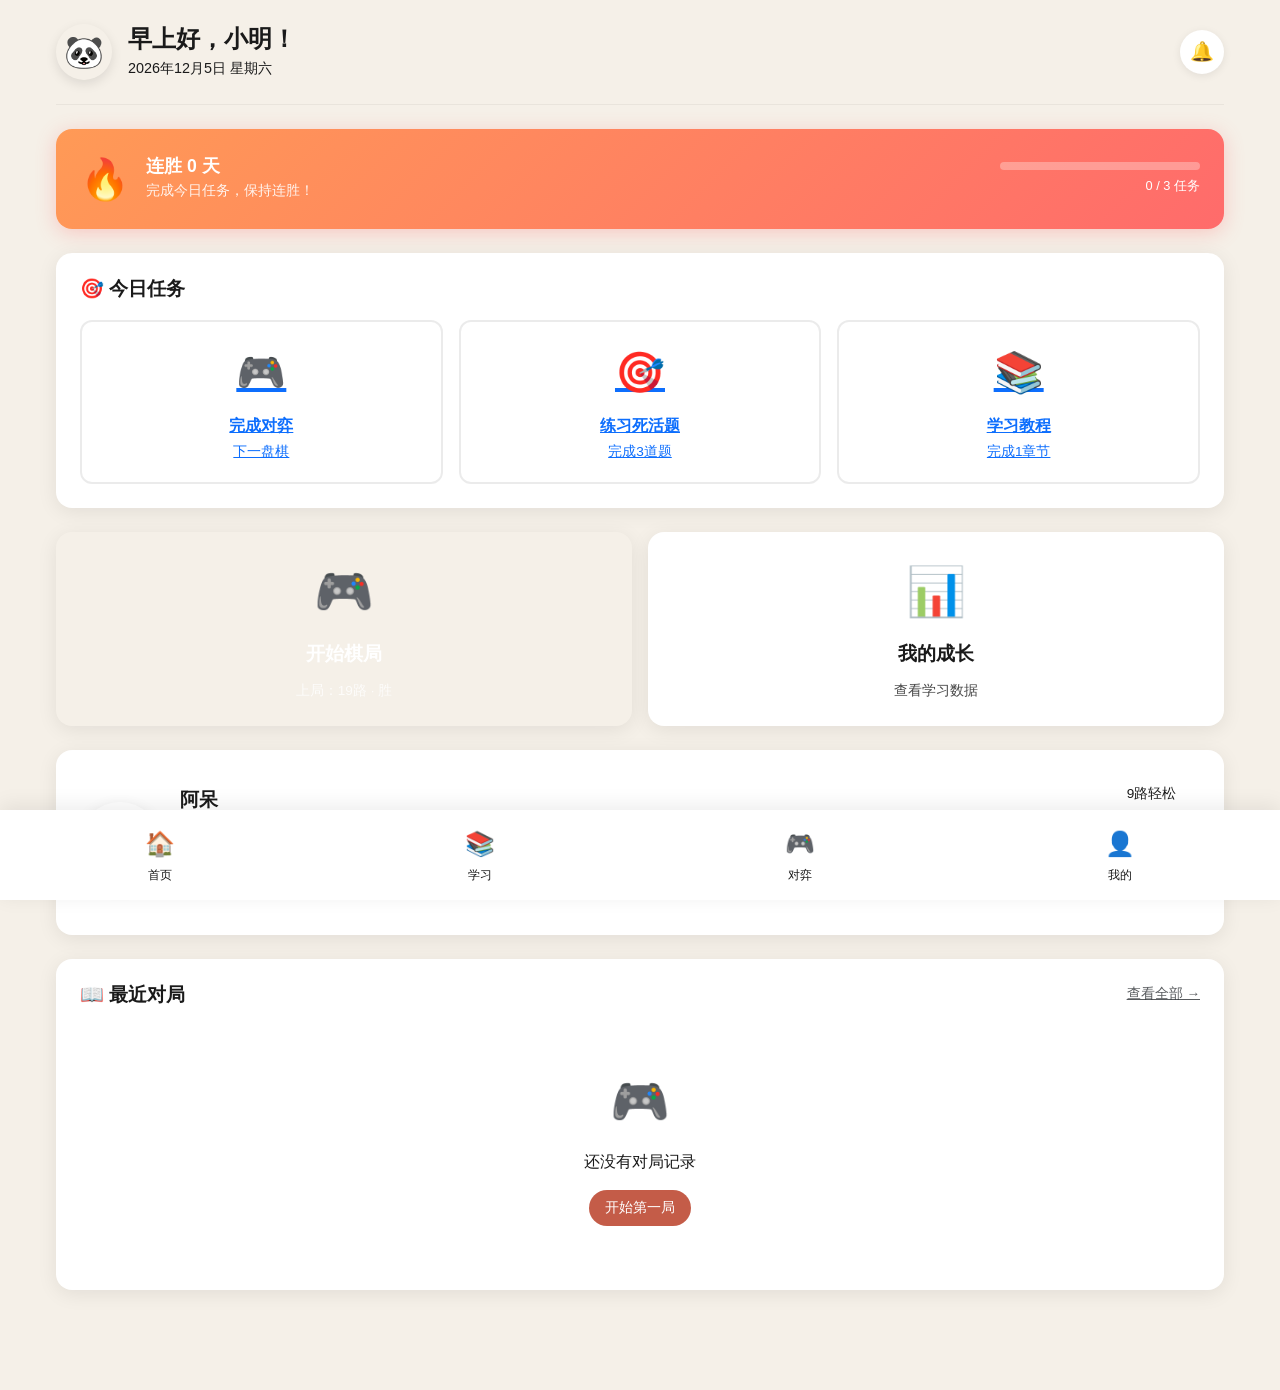
<file: templates/dashboard.html>
<!DOCTYPE html>
<html lang="zh-CN">
<head>
    <meta charset="UTF-8">
    <meta name="viewport" content="width=device-width, initial-scale=1.0">
    <title>首页 - 围棋学堂</title>
    <link href="https://cdn.jsdelivr.net/npm/bootstrap@5.3.0/dist/css/bootstrap.min.css" rel="stylesheet">
    <link rel="stylesheet" href="/static/css/style.css">
    <style>
        /* Dashboard 样式 */
        .dashboard {
            max-width: 1200px;
            margin: 0 auto;
            padding: 0 16px 40px;
        }
        
        /* 顶部欢迎区 */
        .dashboard-header {
            display: flex;
            justify-content: space-between;
            align-items: center;
            padding: 24px 0;
            border-bottom: 1px solid rgba(0,0,0,0.05);
            margin-bottom: 24px;
        }
        
        .welcome-section {
            display: flex;
            align-items: center;
            gap: 16px;
        }
        
        .welcome-avatar {
            width: 56px;
            height: 56px;
            background: linear-gradient(135deg, var(--rice-paper), #e8e4dc);
            border-radius: 50%;
            display: flex;
            align-items: center;
            justify-content: center;
            font-size: 2rem;
            box-shadow: 0 4px 12px rgba(0,0,0,0.1);
        }
        
        .welcome-text h1 {
            font-size: 1.5rem;
            font-weight: 700;
            margin: 0 0 4px 0;
        }
        
        .welcome-text p {
            color: var(--mist-gray);
            font-size: 0.9rem;
            margin: 0;
        }
        
        .notification-btn {
            width: 44px;
            height: 44px;
            border-radius: 50%;
            background: white;
            border: none;
            box-shadow: 0 2px 8px rgba(0,0,0,0.08);
            font-size: 1.2rem;
            cursor: pointer;
            position: relative;
        }
        
        .notification-btn:hover {
            background: var(--rice-paper);
        }
        
        /* 连胜横幅 */
        .streak-banner {
            background: linear-gradient(135deg, #ff9a56, #ff6b6b);
            border-radius: 16px;
            padding: 20px 24px;
            color: white;
            margin-bottom: 24px;
            display: flex;
            align-items: center;
            justify-content: space-between;
            box-shadow: 0 4px 20px rgba(255,107,107,0.3);
        }
        
        .streak-info {
            display: flex;
            align-items: center;
            gap: 16px;
        }
        
        .streak-icon {
            font-size: 2.5rem;
        }
        
        .streak-text h3 {
            margin: 0 0 4px 0;
            font-size: 1.1rem;
            font-weight: 700;
        }
        
        .streak-text p {
            margin: 0;
            font-size: 0.85rem;
            opacity: 0.9;
        }
        
        .streak-progress {
            width: 200px;
        }
        
        .streak-progress-bar {
            height: 8px;
            background: rgba(255,255,255,0.3);
            border-radius: 4px;
            overflow: hidden;
            margin-bottom: 6px;
        }
        
        .streak-progress-fill {
            height: 100%;
            background: white;
            border-radius: 4px;
            transition: width 0.5s ease;
        }
        
        .streak-progress-text {
            font-size: 0.8rem;
            text-align: right;
        }
        
        /* 每日任务 */
        .daily-quests {
            background: white;
            border-radius: 16px;
            padding: 24px;
            margin-bottom: 24px;
            box-shadow: 0 4px 20px rgba(0,0,0,0.08);
        }
        
        .section-header {
            display: flex;
            justify-content: space-between;
            align-items: center;
            margin-bottom: 20px;
        }
        
        .section-header h2 {
            font-size: 1.2rem;
            font-weight: 700;
            margin: 0;
        }
        
        .section-header .badge {
            background: var(--cinnabar-red);
            color: white;
            padding: 4px 12px;
            border-radius: 12px;
            font-size: 0.8rem;
            font-weight: 600;
        }
        
        .quest-grid {
            display: grid;
            grid-template-columns: repeat(3, 1fr);
            gap: 16px;
        }
        
        .quest-card {
            border: 2px solid rgba(0,0,0,0.08);
            border-radius: 12px;
            padding: 20px;
            text-align: center;
            cursor: pointer;
            transition: all 0.3s ease;
            position: relative;
            overflow: hidden;
        }
        
        .quest-card:hover {
            transform: translateY(-4px);
            box-shadow: 0 8px 24px rgba(0,0,0,0.12);
        }
        
        .quest-card.completed {
            border-color: var(--bamboo-green);
            background: rgba(107,142,107,0.05);
        }
        
        .quest-card.completed::after {
            content: '✓';
            position: absolute;
            top: 8px;
            right: 8px;
            width: 24px;
            height: 24px;
            background: var(--bamboo-green);
            color: white;
            border-radius: 50%;
            display: flex;
            align-items: center;
            justify-content: center;
            font-size: 0.8rem;
        }
        
        .quest-icon {
            font-size: 2.5rem;
            margin-bottom: 12px;
        }
        
        .quest-title {
            font-weight: 600;
            margin-bottom: 4px;
        }
        
        .quest-desc {
            font-size: 0.85rem;
            color: var(--mist-gray);
        }
        
        /* 快捷入口 */
        .quick-actions {
            display: grid;
            grid-template-columns: 1fr 1fr;
            gap: 16px;
            margin-bottom: 24px;
        }
        
        .quick-btn {
            background: white;
            border-radius: 16px;
            padding: 24px;
            text-align: center;
            text-decoration: none;
            color: inherit;
            box-shadow: 0 4px 20px rgba(0,0,0,0.08);
            transition: all 0.3s ease;
            display: flex;
            flex-direction: column;
            align-items: center;
            gap: 12px;
        }
        
        .quick-btn:hover {
            transform: translateY(-4px);
            box-shadow: 0 8px 30px rgba(0,0,0,0.15);
        }
        
        .quick-btn.primary {
            background: linear-gradient(135deg, var(--cinnabar-red), #a84838);
            color: white;
        }
        
        .quick-btn .icon {
            font-size: 3rem;
        }
        
        .quick-btn .label {
            font-size: 1.2rem;
            font-weight: 700;
        }
        
        .quick-btn .sub {
            font-size: 0.85rem;
            opacity: 0.8;
        }
        
        /* AI 伙伴区 */
        .ai-companion-section {
            background: white;
            border-radius: 16px;
            padding: 24px;
            margin-bottom: 24px;
            box-shadow: 0 4px 20px rgba(0,0,0,0.08);
            display: flex;
            align-items: center;
            gap: 20px;
        }
        
        .ai-avatar-large {
            width: 80px;
            height: 80px;
            background: linear-gradient(135deg, var(--rice-paper), #e8e4dc);
            border-radius: 50%;
            display: flex;
            align-items: center;
            justify-content: center;
            font-size: 3.5rem;
            box-shadow: 0 6px 16px rgba(0,0,0,0.12);
            flex-shrink: 0;
        }
        
        .ai-info {
            flex: 1;
        }
        
        .ai-info h3 {
            margin: 0 0 4px 0;
            font-size: 1.2rem;
            font-weight: 700;
        }
        
        .ai-info .role {
            color: var(--mist-gray);
            font-size: 0.9rem;
            margin-bottom: 12px;
        }
        
        .ai-greeting {
            background: var(--rice-paper);
            padding: 12px 16px;
            border-radius: 12px;
            font-size: 0.95rem;
            line-height: 1.5;
        }
        
        .ai-actions {
            display: flex;
            flex-direction: column;
            gap: 8px;
        }
        
        .ai-action-btn {
            padding: 10px 20px;
            border-radius: 20px;
            font-size: 0.85rem;
            font-weight: 500;
            text-align: center;
            cursor: pointer;
            transition: all 0.2s;
            text-decoration: none;
            display: block;
        }
        
        .ai-action-btn.primary {
            background: var(--cinnabar-red);
            color: white;
        }
        
        .ai-action-btn.secondary {
            background: var(--rice-paper);
            color: var(--ink-black);
        }
        
        .ai-action-btn:hover {
            transform: scale(1.05);
        }
        
        /* 最近对局 */
        .recent-games {
            background: white;
            border-radius: 16px;
            padding: 24px;
            box-shadow: 0 4px 20px rgba(0,0,0,0.08);
        }
        
        .game-list {
            display: flex;
            flex-direction: column;
            gap: 12px;
        }
        
        .game-item {
            display: flex;
            align-items: center;
            justify-content: space-between;
            padding: 16px;
            background: var(--rice-paper);
            border-radius: 12px;
            cursor: pointer;
            transition: all 0.2s;
        }
        
        .game-item:hover {
            background: #ebe6dc;
        }
        
        .game-info {
            display: flex;
            align-items: center;
            gap: 12px;
        }
        
        .game-icon {
            font-size: 1.5rem;
        }
        
        .game-details h4 {
            margin: 0 0 2px 0;
            font-size: 0.95rem;
            font-weight: 600;
        }
        
        .game-details p {
            margin: 0;
            font-size: 0.8rem;
            color: var(--mist-gray);
        }
        
        .game-result {
            font-weight: 700;
            font-size: 0.9rem;
        }
        
        .game-result.win { color: var(--bamboo-green); }
        .game-result.lose { color: var(--cinnabar-red); }
        
        .no-games {
            text-align: center;
            padding: 40px;
            color: var(--mist-gray);
        }
        
        .no-games .icon {
            font-size: 3rem;
            margin-bottom: 12px;
        }
        
        /* 底部导航 */
        .bottom-nav {
            position: fixed;
            bottom: 0;
            left: 0;
            right: 0;
            background: white;
            padding: 12px 0;
            box-shadow: 0 -4px 20px rgba(0,0,0,0.08);
            display: flex;
            justify-content: space-around;
            z-index: 100;
        }
        
        .nav-item {
            display: flex;
            flex-direction: column;
            align-items: center;
            gap: 4px;
            text-decoration: none;
            color: var(--mist-gray);
            font-size: 0.75rem;
            padding: 4px 16px;
            border-radius: 12px;
            transition: all 0.2s;
        }
        
        .nav-item.active {
            color: var(--cinnabar-red);
        }
        
        .nav-item:hover {
            background: var(--rice-paper);
        }
        
        .nav-item .icon {
            font-size: 1.5rem;
        }
        
        /* 响应式 */
        @media (max-width: 768px) {
            .quest-grid {
                grid-template-columns: 1fr;
            }
            
            .quick-actions {
                grid-template-columns: 1fr;
            }
            
            .streak-banner {
                flex-direction: column;
                gap: 16px;
                text-align: center;
            }
            
            .streak-progress {
                width: 100%;
            }
            
            .ai-companion-section {
                flex-direction: column;
                text-align: center;
            }
            
            .ai-actions {
                flex-direction: row;
                width: 100%;
            }
            
            .ai-action-btn {
                flex: 1;
            }
            
            .dashboard-header {
                padding: 16px;
            }
            
            .welcome-text h1 {
                font-size: 1.2rem;
            }
        }
    </style>
</head>
<body>
    <main class="dashboard" style="padding-bottom: 100px;">
        <!-- 顶部欢迎区 -->
        <header class="dashboard-header">
            <div class="welcome-section">
                <div class="welcome-avatar" id="userAvatar">🐼</div>
                <div class="welcome-text">
                    <h1 id="greetingText">你好，小明！</h1>
                    <p id="dateText">2026年4月9日 星期四</p>
                </div>
            </div>
            <button class="notification-btn" onclick="showNotifications()">🔔</button>
        </header>
        
        <!-- 连胜横幅 -->
        <div class="streak-banner" id="streakBanner">
            <div class="streak-info">
                <span class="streak-icon">🔥</span>
                <div class="streak-text">
                    <h3 id="streakTitle">连胜 0 天</h3>
                    <p id="streakSubtitle">完成今日任务，保持连胜！</p>
                </div>
            </div>
            <div class="streak-progress">
                <div class="streak-progress-bar">
                    <div class="streak-progress-fill" id="streakProgressBar" style="width: 0%"></div>
                </div>
                <div class="streak-progress-text" id="streakProgressText">0 / 3 任务</div>
            </div>
        </div>
        
        <!-- 每日任务 -->
        <div class="daily-quests">
            <div class="section-header">
                <h2>🎯 今日任务</h2>
                <span class="badge" id="questBadge">0/3 完成</span>
            </div>
            <div class="quest-grid" id="questGrid">
                <!-- 由 JS 渲染 -->
            </div>
        </div>
        
        <!-- 快捷入口 -->
        <div class="quick-actions">
            <a href="/play" class="quick-btn primary">
                <span class="icon">🎮</span>
                <span class="label">开始棋局</span>
                <span class="sub" id="lastGameInfo">上局：19路 · 胜</span>
            </a>
            <a href="/records" class="quick-btn">
                <span class="icon">📊</span>
                <span class="label">我的成长</span>
                <span class="sub">查看学习数据</span>
            </a>
        </div>
        
        <!-- AI 伙伴区 -->
        <div class="ai-companion-section">
            <div class="ai-avatar-large" id="aiAvatarLarge">🐼</div>
            <div class="ai-info">
                <h3 id="aiNameLarge">阿呆</h3>
                <p class="role">你的 AI 学习伙伴</p>
                <div class="ai-greeting" id="aiGreeting">
                    今天想挑战什么难度的棋局？
                </div>
            </div>
            <div class="ai-actions">
                <a href="/play?size=9" class="ai-action-btn secondary">9路轻松</a>
                <a href="/play?size=13" class="ai-action-btn secondary">13路适中</a>
                <a href="/play?size=19" class="ai-action-btn primary">19路挑战</a>
            </div>
        </div>
        
        <!-- 最近对局 -->
        <div class="recent-games">
            <div class="section-header">
                <h2>📖 最近对局</h2>
                <a href="/records" class="text-muted" style="font-size: 0.85rem;">查看全部 →</a>
            </div>
            <div class="game-list" id="gameList">
                <div class="no-games">
                    <div class="icon">🎮</div>
                    <p>还没有对局记录</p>
                    <a href="/play" class="btn btn-primary btn-sm">开始第一局</a>
                </div>
            </div>
        </div>
    </main>
    
    <!-- 底部导航 -->
    <nav class="bottom-nav">
        <a href="/" class="nav-item active">
            <span class="icon">🏠</span>
            <span>首页</span>
        </a>
        <a href="/tutorial" class="nav-item">
            <span class="icon">📚</span>
            <span>学习</span>
        </a>
        <a href="/play" class="nav-item">
            <span class="icon">🎮</span>
            <span>对弈</span>
        </a>
        <a href="/records" class="nav-item">
            <span class="icon">👤</span>
            <span>我的</span>
        </a>
    </nav>
    
    <script src="https://cdn.jsdelivr.net/npm/bootstrap@5.3.0/dist/js/bootstrap.bundle.min.js"></script>
    <script src="/static/js/dashboard.js"></script>
</body>
</html>
</file>
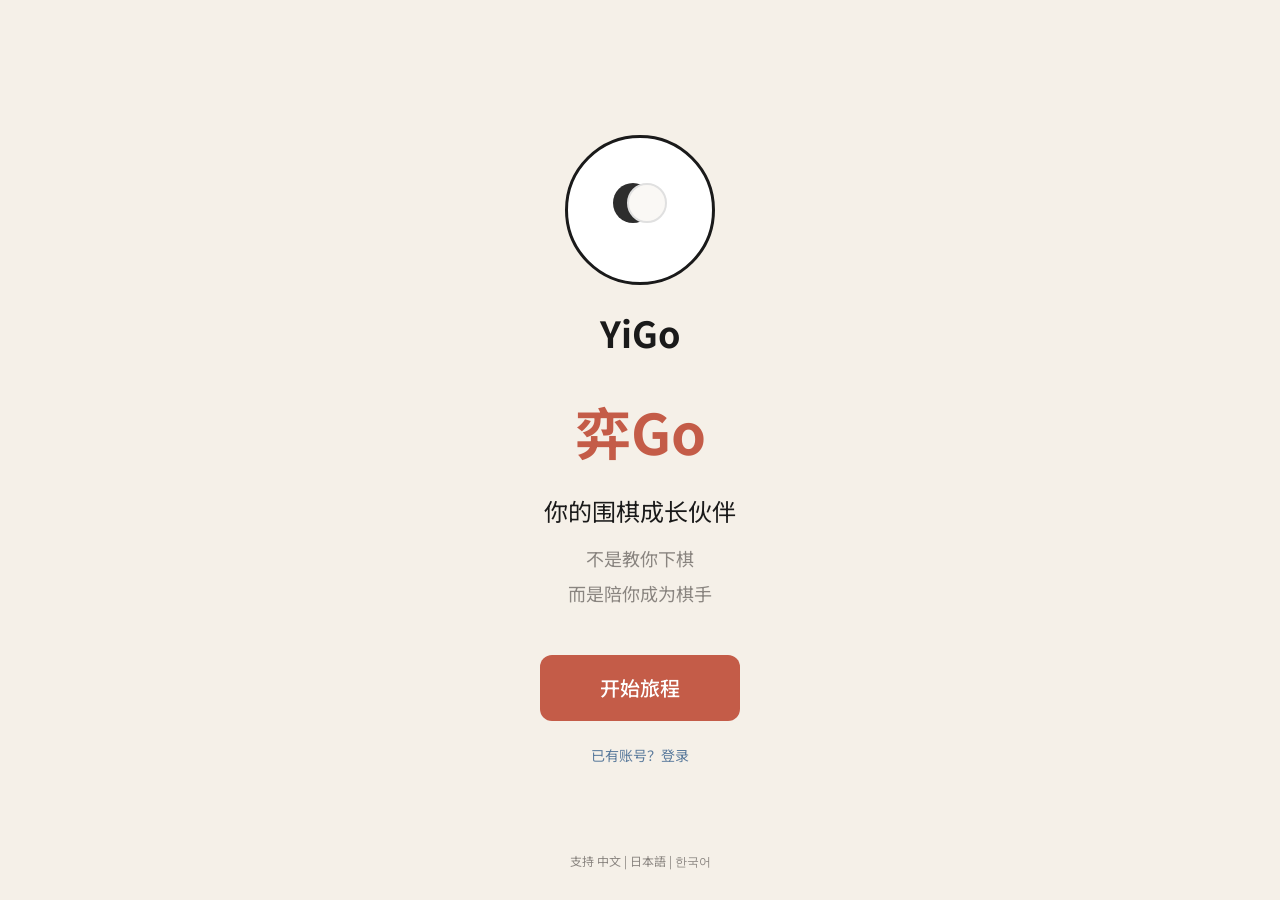
<file: templates/onboarding.html>
<!DOCTYPE html>
<html lang="zh-CN">
<head>
    <meta charset="UTF-8">
    <meta name="viewport" content="width=device-width, initial-scale=1.0">
    <title>欢迎 - YiGo 弈Go</title>
    <link href="https://cdn.jsdelivr.net/npm/bootstrap@5.3.2/dist/css/bootstrap.min.css" rel="stylesheet">
    <link href="https://fonts.googleapis.com/css2?family=Noto+Sans+SC:wght@300;400;500;700&display=swap" rel="stylesheet">
    <style>
        :root {
            --color-paper: #f5f0e8;
            --color-ink: #1a1a1a;
            --color-vermillion: #c45c48;
            --color-bamboo: #6b8e6b;
            --color-muted: #8a8580;
            --color-wood: #fff3e0;
            --color-sky: #e3f2fd;
        }

        * {
            margin: 0;
            padding: 0;
            box-sizing: border-box;
        }

        body {
            font-family: 'Noto Sans SC', sans-serif;
            background-color: var(--color-paper);
            color: var(--color-ink);
            min-height: 100vh;
            overflow-x: hidden;
        }

        /* ========== 步骤1: 欢迎页 ========== */
        .onboarding-step {
            display: none;
            min-height: 100vh;
            flex-direction: column;
            align-items: center;
            justify-content: center;
            padding: 20px;
        }

        .onboarding-step.active {
            display: flex;
        }

        .welcome-page {
            text-align: center;
        }

        .logo-container {
            margin-bottom: 30px;
        }

        .logo-circle {
            width: 150px;
            height: 150px;
            background: #ffffff;
            border: 3px solid var(--color-ink);
            border-radius: 50%;
            display: flex;
            align-items: center;
            justify-content: center;
            margin: 0 auto;
            position: relative;
        }

        .stone {
            width: 40px;
            height: 40px;
            border-radius: 50%;
            position: absolute;
        }

        .stone-black {
            background: #2d2d2d;
            top: 45px;
            left: 45px;
        }

        .stone-white {
            background: #faf8f5;
            border: 2px solid #e0e0e0;
            top: 45px;
            right: 45px;
        }

        .brand-name {
            font-size: 36px;
            font-weight: 700;
            color: var(--color-ink);
            margin-top: 20px;
        }

        .brand-name-zh {
            font-size: 56px;
            font-weight: 700;
            color: var(--color-vermillion);
            margin-bottom: 20px;
        }

        .tagline {
            font-size: 24px;
            color: var(--color-ink);
            margin-bottom: 16px;
        }

        .sub-tagline {
            font-size: 18px;
            color: var(--color-muted);
            margin-bottom: 8px;
        }

        .cta-button {
            background: var(--color-vermillion);
            color: #ffffff;
            border: none;
            padding: 18px 60px;
            font-size: 20px;
            border-radius: 12px;
            cursor: pointer;
            transition: all 0.3s ease;
            margin-top: 40px;
            font-weight: 500;
        }

        .cta-button:hover {
            background: #b04d3d;
            transform: translateY(-2px);
            box-shadow: 0 4px 12px rgba(196, 92, 72, 0.3);
        }

        .login-link {
            margin-top: 24px;
            font-size: 14px;
            color: #5a7a9c;
            cursor: pointer;
        }

        .login-link:hover {
            text-decoration: underline;
        }

        .language-hint {
            position: fixed;
            bottom: 30px;
            left: 50%;
            transform: translateX(-50%);
            font-size: 12px;
            color: var(--color-muted);
        }

        /* ========== 步骤2: AI伙伴选择页 ========== */
        .companion-page {
            padding-top: 40px;
            padding-bottom: 40px;
        }

        .page-header {
            text-align: center;
            margin-bottom: 40px;
            padding: 0 20px;
        }

        .back-button {
            position: absolute;
            top: 20px;
            left: 20px;
            background: none;
            border: none;
            font-size: 16px;
            color: var(--color-ink);
            cursor: pointer;
            display: flex;
            align-items: center;
            gap: 4px;
        }

        .back-button:hover {
            color: var(--color-vermillion);
        }

        .page-title {
            font-size: 26px;
            font-weight: 700;
            color: var(--color-ink);
            margin-bottom: 8px;
        }

        .page-subtitle {
            font-size: 14px;
            color: var(--color-muted);
        }

        .companion-cards {
            max-width: 420px;
            margin: 0 auto;
            padding: 0 20px;
        }

        .companion-card {
            background: #ffffff;
            border: 2px solid var(--color-ink);
            border-radius: 16px;
            padding: 20px;
            margin-bottom: 20px;
            cursor: pointer;
            transition: all 0.3s ease;
        }

        .companion-card:hover {
            border-color: var(--color-bamboo);
            transform: translateY(-2px);
            box-shadow: 0 4px 12px rgba(0, 0, 0, 0.1);
        }

        .companion-card.selected {
            border-color: var(--color-bamboo);
            background: #e8f5e9;
        }

        .companion-header {
            display: flex;
            align-items: center;
            margin-bottom: 16px;
        }

        .companion-avatar {
            width: 80px;
            height: 80px;
            border-radius: 50%;
            display: flex;
            align-items: center;
            justify-content: center;
            font-size: 40px;
            margin-right: 16px;
            border: 2px solid var(--color-ink);
            background: #ffffff;
        }

        .companion-card:nth-child(1) .companion-avatar {
            background: #ffffff;
        }

        .companion-card:nth-child(2) .companion-avatar {
            background: var(--color-wood);
        }

        .companion-card:nth-child(3) .companion-avatar {
            background: var(--color-sky);
        }

        .companion-info h3 {
            font-size: 20px;
            font-weight: 600;
            margin-bottom: 4px;
        }

        .companion-type {
            font-size: 14px;
            font-weight: 500;
        }

        .companion-card:nth-child(1) .companion-type {
            color: var(--color-bamboo);
        }

        .companion-card:nth-child(2) .companion-type {
            color: #c9a227;
        }

        .companion-card:nth-child(3) .companion-type {
            color: #5a7a9c;
        }

        .companion-quote {
            font-size: 14px;
            color: var(--color-ink);
            margin-bottom: 12px;
            padding: 12px;
            background: rgba(0, 0, 0, 0.03);
            border-radius: 8px;
            font-style: italic;
        }

        .companion-suitable {
            font-size: 13px;
            color: var(--color-muted);
        }

        .confirm-button {
            background: var(--color-vermillion);
            color: #ffffff;
            border: none;
            padding: 16px 60px;
            font-size: 18px;
            border-radius: 12px;
            cursor: pointer;
            transition: all 0.3s ease;
            margin-top: 20px;
            font-weight: 500;
            width: 100%;
            max-width: 420px;
        }

        .confirm-button:hover {
            background: #b04d3d;
        }

        .confirm-button:disabled {
            background: #ccc;
            cursor: not-allowed;
        }

        .confirm-wrapper {
            text-align: center;
            padding: 0 20px;
        }

        /* ========== 响应式 ========== */
        @media (max-width: 480px) {
            .logo-circle {
                width: 120px;
                height: 120px;
            }

            .stone {
                width: 32px;
                height: 32px;
            }

            .stone-black {
                top: 36px;
                left: 36px;
            }

            .stone-white {
                top: 36px;
                right: 36px;
            }

            .brand-name {
                font-size: 28px;
            }

            .brand-name-zh {
                font-size: 44px;
            }

            .tagline {
                font-size: 20px;
            }

            .sub-tagline {
                font-size: 16px;
            }

            .cta-button {
                padding: 16px 50px;
                font-size: 18px;
            }
        }
    </style>
</head>
<body>
    <!-- 步骤1: 欢迎页 -->
    <div id="step-welcome" class="onboarding-step welcome-page active">
        <div class="logo-container">
            <div class="logo-circle">
                <div class="stone stone-black"></div>
                <div class="stone stone-white"></div>
            </div>
            <div class="brand-name">YiGo</div>
        </div>
        
        <div class="brand-name-zh">弈Go</div>
        <div class="tagline">你的围棋成长伙伴</div>
        <div class="sub-tagline">不是教你下棋</div>
        <div class="sub-tagline">而是陪你成为棋手</div>
        
        <button class="cta-button" onclick="goToStep(2)">开始旅程</button>
        
        <div class="login-link" onclick="alert('登录功能即将上线')">已有账号？登录</div>
        
        <div class="language-hint">支持 中文 | 日本語 | 한국어</div>
    </div>

    <!-- 步骤2: AI伙伴选择页 -->
    <div id="step-companion" class="onboarding-step companion-page">
        <button class="back-button" onclick="goToStep(1)">
            <span>&larr;</span> 返回
        </button>
        
        <div class="page-header">
            <h1 class="page-title">选择你的围棋伙伴</h1>
            <p class="page-subtitle">TA 将陪你一起成长，随时可以更换</p>
        </div>
        
        <div class="companion-cards">
            <!-- 阿呆 -->
            <div class="companion-card" data-companion="adai" onclick="selectCompanion('adai')">
                <div class="companion-header">
                    <div class="companion-avatar">🐼</div>
                    <div class="companion-info">
                        <h3>阿呆</h3>
                        <div class="companion-type">温和型 · 耐心鼓励</div>
                    </div>
                </div>
                <div class="companion-quote">"没关系没关系，我刚开始学的时候也这样"</div>
                <div class="companion-suitable">适合: 刚入门、需要鼓励的孩子</div>
            </div>
            
            <!-- 小智 -->
            <div class="companion-card" data-companion="xiaozhi" onclick="selectCompanion('xiaozhi')">
                <div class="companion-header">
                    <div class="companion-avatar">🦊</div>
                    <div class="companion-info">
                        <h3>小智</h3>
                        <div class="companion-type">挑战型 · 机灵好胜</div>
                    </div>
                </div>
                <div class="companion-quote">"嘿嘿，这步棋我在给你挖坑，你敢跳吗？"</div>
                <div class="companion-suitable">适合: 有一定基础、喜欢挑战的孩子</div>
            </div>
            
            <!-- 悠悠 -->
            <div class="companion-card" data-companion="youyou" onclick="selectCompanion('youyou')">
                <div class="companion-header">
                    <div class="companion-avatar">🐱</div>
                    <div class="companion-info">
                        <h3>悠悠</h3>
                        <div class="companion-type">冷静型 · 睿智寡言</div>
                    </div>
                </div>
                <div class="companion-quote">"善战者，求之于势。"</div>
                <div class="companion-suitable">适合: 追求深度、喜欢思考的孩子</div>
            </div>
        </div>
        
        <div class="confirm-wrapper">
            <button class="confirm-button" id="confirmBtn" disabled onclick="confirmSelection()">选择阿呆作为你的伙伴</button>
        </div>
    </div>

    <script>
        let selectedCompanion = null;
        const companionNames = {
            'adai': '阿呆',
            'xiaozhi': '小智',
            'youyou': '悠悠'
        };

        function goToStep(step) {
            document.querySelectorAll('.onboarding-step').forEach(el => {
                el.classList.remove('active');
            });
            
            if (step === 1) {
                document.getElementById('step-welcome').classList.add('active');
            } else if (step === 2) {
                document.getElementById('step-companion').classList.add('active');
            }
        }

        function selectCompanion(companion) {
            selectedCompanion = companion;
            
            // 更新卡片选中状态
            document.querySelectorAll('.companion-card').forEach(card => {
                card.classList.remove('selected');
            });
            
            const selectedCard = document.querySelector(`[data-companion="${companion}"]`);
            if (selectedCard) {
                selectedCard.classList.add('selected');
            }
            
            // 更新确认按钮
            const confirmBtn = document.getElementById('confirmBtn');
            confirmBtn.disabled = false;
            confirmBtn.textContent = `选择${companionNames[companion]}作为你的伙伴`;
        }

        function confirmSelection() {
            if (selectedCompanion) {
                // 保存到 localStorage
                localStorage.setItem('selected_companion', selectedCompanion);
                localStorage.setItem('onboarding_completed', 'true');
                
                // 跳转到 Dashboard
                window.location.href = '/';
            }
        }
    </script>
</body>
</html>
</file>
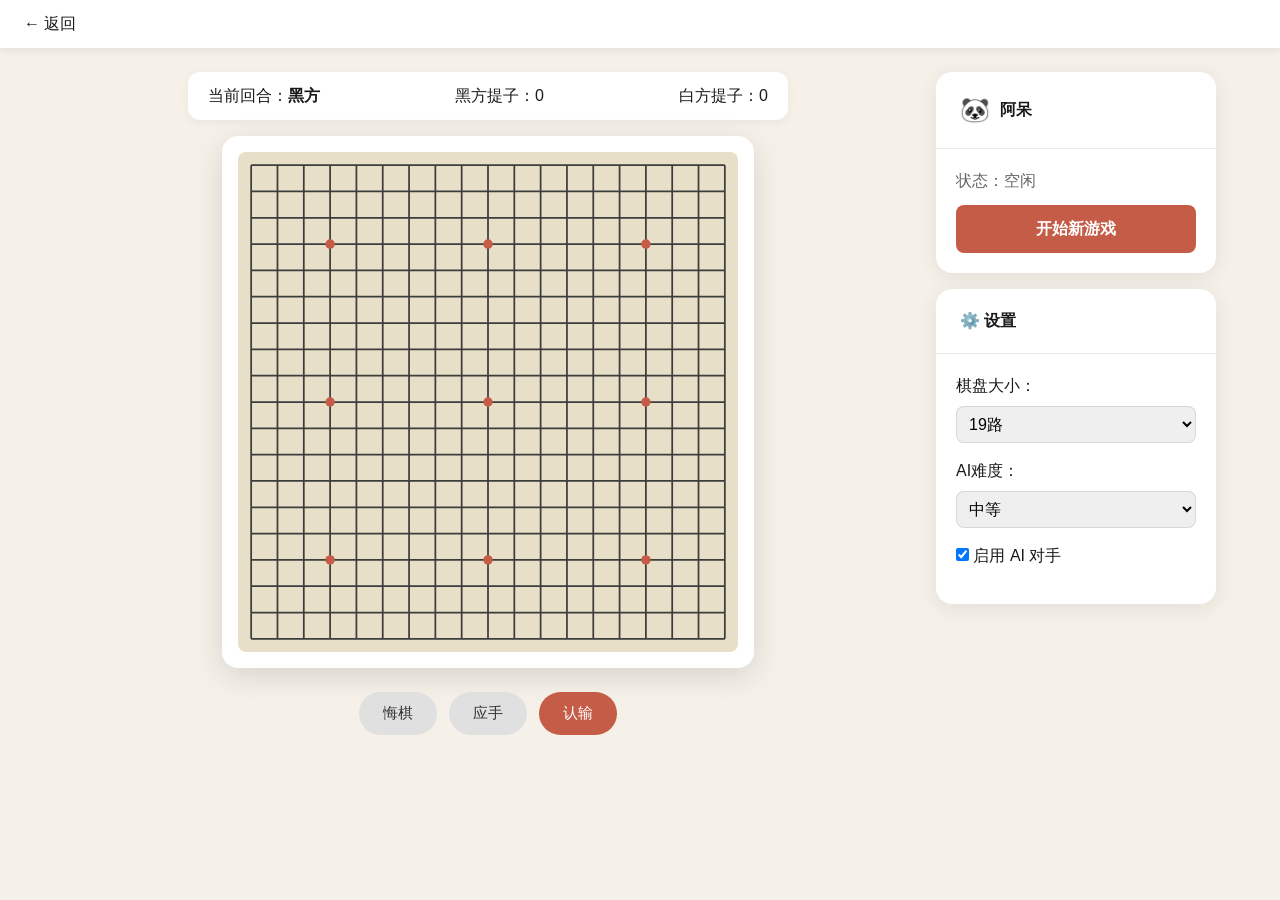
<file: templates/play.html>
<!DOCTYPE html>
<html lang="zh-CN">
<head>
    <meta charset="UTF-8">
    <meta name="viewport" content="width=device-width, initial-scale=1.0">
    <title>对弈 - 围棋学堂</title>
    <link href="https://cdn.jsdelivr.net/npm/bootstrap@5.3.0/dist/css/bootstrap.min.css" rel="stylesheet">
    <link rel="stylesheet" href="/static/css/style.css">
</head>
<body>
    <nav class="simple-nav">
        <a class="back-btn" href="/">← 返回</a>
    </nav>

    <main class="game-container">
        <!-- 左侧：棋盘 -->
        <div class="board-section">
            <div class="board-info">
                <span>当前回合：<strong id="currentTurn">黑方</strong></span>
                <span>黑方提子：<span id="blackCaptures">0</span></span>
                <span>白方提子：<span id="whiteCaptures">0</span></span>
            </div>
            <div class="board-wrapper" id="boardWrapper">
                <div id="go-board" class="go-board"></div>
            </div>
            <div class="board-controls">
                <button class="btn-action btn-undo" id="btnUndo">悔棋</button>
                <button class="btn-action btn-pass" id="btnPass">应手</button>
                <button class="btn-action btn-resign" id="btnResign">认输</button>
            </div>
        </div>

        <!-- 右侧：AI面板 + 设置 -->
        <div class="sidebar-section">
            <div class="panel ai-panel">
                <div class="panel-header">
                    <span class="panel-icon">🐼</span>
                    <span class="panel-title">阿呆</span>
                </div>
                <div class="panel-body">
                    <p class="ai-status">状态：<span id="aiStatus">空闲</span></p>
                    <button class="btn-new-game" id="btnNewGame">开始新游戏</button>
                </div>
            </div>
            <div class="panel settings-panel">
                <div class="panel-header">
                    <span class="panel-title">⚙️ 设置</span>
                </div>
                <div class="panel-body">
                    <p>棋盘大小：
                        <select id="boardSize">
                            <option value="9">9路</option>
                            <option value="13">13路</option>
                            <option value="19" selected>19路</option>
                        </select>
                    </p>
                    <p>AI难度：
                        <select id="aiDifficulty">
                            <option value="easy">简单</option>
                            <option value="medium" selected>中等</option>
                            <option value="hard">困难</option>
                        </select>
                    </p>
                    <p>
                        <label>
                            <input type="checkbox" id="aiEnabled" checked>
                            启用 AI 对手
                        </label>
                    </p>
                </div>
            </div>
        </div>
    </main>

    <!-- 费曼模式 Banner (隐藏) -->
    <div id="feynmanBanner" class="feynman-banner" style="display:none;">
        <span id="feynmanText">费曼模式</span>
        <span id="feynmanTimer"></span>
    </div>

    <script src="/static/js/go-engine.js"></script>
    <script src="/static/js/go-board.js"></script>
    <script src="/static/js/go-game.js"></script>
    <script>
        document.addEventListener('DOMContentLoaded', () => {
            window.game = new GoGame();
            
            document.getElementById('btnNewGame')?.addEventListener('click', () => {
                window.game.resetGame();
            });
        });
    </script>
</body>
</html>
</file>
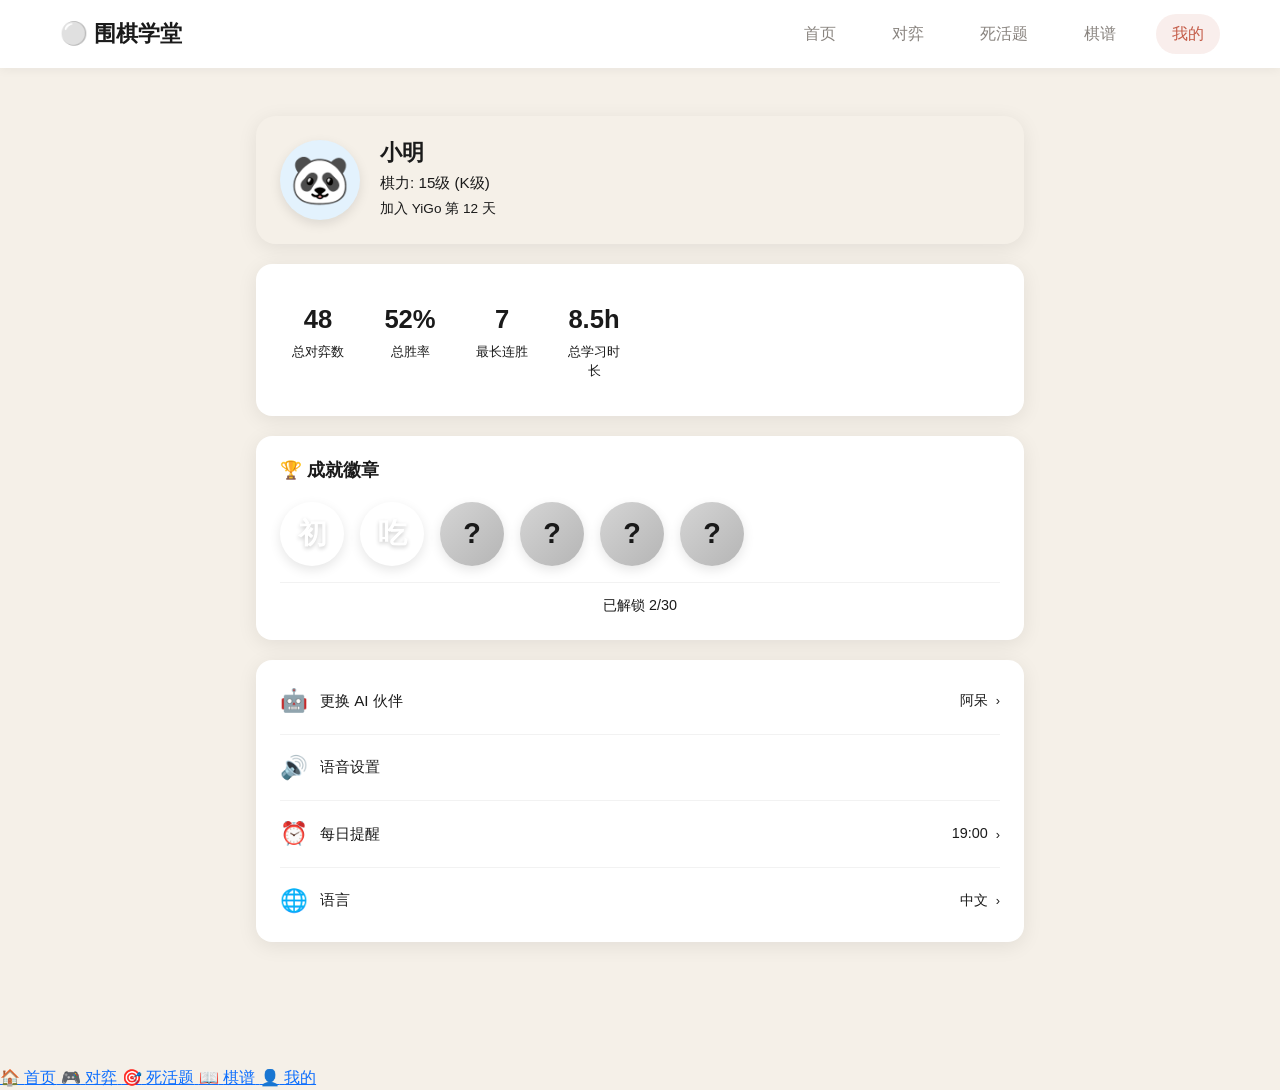
<file: templates/profile.html>
<!DOCTYPE html>
<html lang="zh-CN">
<head>
    <meta charset="UTF-8">
    <meta name="viewport" content="width=device-width, initial-scale=1.0">
    <title>个人中心 - 围棋学堂</title>
    <link href="https://cdn.jsdelivr.net/npm/bootstrap@5.3.0/dist/css/bootstrap.min.css" rel="stylesheet">
    <link rel="stylesheet" href="/static/css/style.css">
    <style>
        .profile-page {
            max-width: 800px;
            margin: 0 auto;
            padding: 24px 16px 100px;
        }

        /* 用户信息卡片 */
        .user-card {
            background: var(--rice-paper);
            border-radius: 20px;
            padding: 24px;
            display: flex;
            gap: 20px;
            margin-bottom: 20px;
            box-shadow: 0 4px 20px rgba(0,0,0,0.08);
        }

        .user-avatar {
            width: 80px;
            height: 80px;
            background: #e3f2fd;
            border-radius: 50%;
            display: flex;
            align-items: center;
            justify-content: center;
            font-size: 3rem;
            flex-shrink: 0;
            box-shadow: 0 4px 12px rgba(0,0,0,0.1);
        }

        .user-info {
            display: flex;
            flex-direction: column;
            justify-content: center;
        }

        .user-name {
            font-size: 1.4rem;
            font-weight: 700;
            margin: 0 0 6px 0;
            color: var(--ink-black);
        }

        .user-level {
            font-size: 0.95rem;
            color: var(--mist-gray);
            margin: 0 0 4px 0;
        }

        .user-joined {
            font-size: 0.85rem;
            color: var(--mist-gray);
            margin: 0;
        }

        /* 数据统计卡片 */
        .stats-card {
            background: white;
            border-radius: 16px;
            padding: 24px;
            margin-bottom: 20px;
            box-shadow: 0 4px 20px rgba(0,0,0,0.08);
        }

        .stats-grid {
            display: grid;
            grid-template-columns: repeat(4, 1fr);
            gap: 16px;
        }

        .stat-item {
            text-align: center;
            padding: 12px 8px;
            background: var(--rice-paper);
            border-radius: 12px;
        }

        .stat-value {
            font-size: 1.6rem;
            font-weight: 700;
            color: var(--cinnabar-red);
            margin-bottom: 4px;
        }

        .stat-label {
            font-size: 0.8rem;
            color: var(--mist-gray);
        }

        /* 成就徽章区域 */
        .achievements-card {
            background: white;
            border-radius: 16px;
            padding: 24px;
            margin-bottom: 20px;
            box-shadow: 0 4px 20px rgba(0,0,0,0.08);
        }

        .card-title {
            font-size: 1.1rem;
            font-weight: 700;
            margin: 0 0 20px 0;
            color: var(--ink-black);
        }

        .badges-container {
            display: flex;
            gap: 16px;
            flex-wrap: wrap;
            margin-bottom: 16px;
        }

        .badge-item {
            width: 64px;
            height: 64px;
            border-radius: 50%;
            display: flex;
            align-items: center;
            justify-content: center;
            font-size: 1.8rem;
            font-weight: 700;
            box-shadow: 0 4px 12px rgba(0,0,0,0.1);
        }

        .badge-item.unlocked {
            background: linear-gradient(135deg, #f5d76e, var(--gold-foil));
            color: white;
            text-shadow: 0 2px 4px rgba(0,0,0,0.2);
        }

        .badge-item.locked {
            background: linear-gradient(135deg, #d5d5d5, #b5b5b5);
            color: var(--mist-gray);
        }

        .badges-progress {
            text-align: center;
            font-size: 0.9rem;
            color: var(--mist-gray);
            padding-top: 12px;
            border-top: 1px solid rgba(0,0,0,0.05);
        }

        /* 设置区域 */
        .settings-card {
            background: white;
            border-radius: 16px;
            padding: 24px;
            box-shadow: 0 4px 20px rgba(0,0,0,0.08);
        }

        .settings-list {
            display: flex;
            flex-direction: column;
            gap: 0;
        }

        .setting-item {
            display: flex;
            justify-content: space-between;
            align-items: center;
            padding: 16px 0;
            border-bottom: 1px solid rgba(0,0,0,0.05);
        }

        .setting-item:last-child {
            border-bottom: none;
            padding-bottom: 0;
        }

        .setting-item:first-child {
            padding-top: 0;
        }

        .setting-label {
            display: flex;
            align-items: center;
            gap: 12px;
            font-size: 0.95rem;
            color: var(--ink-black);
        }

        .setting-icon {
            font-size: 1.4rem;
        }

        .setting-value {
            display: flex;
            align-items: center;
            gap: 8px;
            font-size: 0.9rem;
            color: var(--mist-gray);
        }

        .setting-arrow {
            font-size: 0.8rem;
            color: var(--mist-gray);
        }

        /* 切换开关 */
        .toggle-switch {
            position: relative;
            width: 48px;
            height: 26px;
        }

        .toggle-switch input {
            opacity: 0;
            width: 0;
            height: 0;
        }

        .toggle-slider {
            position: absolute;
            cursor: pointer;
            top: 0;
            left: 0;
            right: 0;
            bottom: 0;
            background-color: #ccc;
            transition: 0.3s;
            border-radius: 26px;
        }

        .toggle-slider:before {
            position: absolute;
            content: "";
            height: 20px;
            width: 20px;
            left: 3px;
            bottom: 3px;
            background-color: white;
            transition: 0.3s;
            border-radius: 50%;
        }

        .toggle-switch input:checked + .toggle-slider {
            background-color: var(--cinnabar-red);
        }

        .toggle-switch input:checked + .toggle-slider:before {
            transform: translateX(22px);
        }

        /* 响应式 */
        @media (max-width: 600px) {
            .stats-grid {
                grid-template-columns: repeat(2, 1fr);
            }

            .user-card {
                flex-direction: column;
                align-items: center;
                text-align: center;
            }

            .badges-container {
                justify-content: center;
            }
        }
    </style>
</head>
<body>
    <!-- 导航 -->
    <nav class="navbar">
        <div class="container">
            <a class="navbar-brand" href="/">⚪ 围棋学堂</a>
            <div class="nav-links">
                <a href="/">首页</a>
                <a href="/play">对弈</a>
                <a href="/tsumego">死活题</a>
                <a href="/records">棋谱</a>
                <a href="/profile" class="active">我的</a>
            </div>
        </div>
    </nav>

    <main class="container py-4">
        <div class="profile-page">
            <!-- 用户信息卡片 -->
            <div class="user-card">
                <div class="user-avatar" id="userAvatar">😊</div>
                <div class="user-info">
                    <h2 class="user-name" id="userName">小明</h2>
                    <p class="user-level" id="userLevel">棋力: 15级 (K级)</p>
                    <p class="user-joined" id="userJoined">加入 YiGo 第 12 天</p>
                </div>
            </div>

            <!-- 数据统计卡片 -->
            <div class="stats-card">
                <div class="stats-grid">
                    <div class="stat-item">
                        <div class="stat-value" id="totalGames">48</div>
                        <div class="stat-label">总对弈数</div>
                    </div>
                    <div class="stat-item">
                        <div class="stat-value" id="winRate">52%</div>
                        <div class="stat-label">总胜率</div>
                    </div>
                    <div class="stat-item">
                        <div class="stat-value" id="winStreak">7</div>
                        <div class="stat-label">最长连胜</div>
                    </div>
                    <div class="stat-item">
                        <div class="stat-value" id="studyTime">8.5h</div>
                        <div class="stat-label">总学习时长</div>
                    </div>
                </div>
            </div>

            <!-- 成就徽章区域 -->
            <div class="achievements-card">
                <h3 class="card-title">🏆 成就徽章</h3>
                <div class="badges-container" id="badgesContainer">
                    <div class="badge-item unlocked" title="初出茅庐">初</div>
                    <div class="badge-item unlocked" title="首战告捷">吃</div>
                    <div class="badge-item locked" title="未解锁">?</div>
                    <div class="badge-item locked" title="未解锁">?</div>
                    <div class="badge-item locked" title="未解锁">?</div>
                    <div class="badge-item locked" title="未解锁">?</div>
                </div>
                <div class="badges-progress" id="badgesProgress">已解锁 12/30</div>
            </div>

            <!-- 设置区域 -->
            <div class="settings-card">
                <div class="settings-list">
                    <div class="setting-item" onclick="showCompanionPicker()">
                        <div class="setting-label">
                            <span class="setting-icon">🤖</span>
                            <span>更换 AI 伙伴</span>
                        </div>
                        <div class="setting-value">
                            <span id="currentCompanion">阿呆</span>
                            <span class="setting-arrow">›</span>
                        </div>
                    </div>
                    <div class="setting-item">
                        <div class="setting-label">
                            <span class="setting-icon">🔊</span>
                            <span>语音设置</span>
                        </div>
                        <div class="setting-value">
                            <label class="toggle-switch">
                                <input type="checkbox" id="voiceToggle" checked>
                                <span class="toggle-slider"></span>
                            </label>
                        </div>
                    </div>
                    <div class="setting-item" onclick="showReminderPicker()">
                        <div class="setting-label">
                            <span class="setting-icon">⏰</span>
                            <span>每日提醒</span>
                        </div>
                        <div class="setting-value">
                            <span id="reminderTime">19:00</span>
                            <span class="setting-arrow">›</span>
                        </div>
                    </div>
                    <div class="setting-item" onclick="showLanguagePicker()">
                        <div class="setting-label">
                            <span class="setting-icon">🌐</span>
                            <span>语言</span>
                        </div>
                        <div class="setting-value">
                            <span id="currentLanguage">中文</span>
                            <span class="setting-arrow">›</span>
                        </div>
                    </div>
                </div>
            </div>
        </div>
    </main>

    <!-- 底部导航 -->
    <nav class="bottom-nav">
        <a href="/" class="nav-item">
            <span class="icon">🏠</span>
            <span>首页</span>
        </a>
        <a href="/play" class="nav-item">
            <span class="icon">🎮</span>
            <span>对弈</span>
        </a>
        <a href="/tsumego" class="nav-item">
            <span class="icon">🎯</span>
            <span>死活题</span>
        </a>
        <a href="/records" class="nav-item">
            <span class="icon">📖</span>
            <span>棋谱</span>
        </a>
        <a href="/profile" class="nav-item active">
            <span class="icon">👤</span>
            <span>我的</span>
        </a>
    </nav>

    <script src="https://cdn.jsdelivr.net/npm/bootstrap@5.3.0/dist/js/bootstrap.bundle.min.js"></script>
    <script>
        // AI 伙伴数据
        const AI_COMPANIONS = {
            adai: { name: '阿呆', emoji: '🐼' },
            xiaozhi: { name: '小智', emoji: '🦊' },
            youyou: { name: '悠悠', emoji: '🐱' }
        };

        // 默认示例数据
        const DEFAULT_PROFILE = {
            userName: '小明',
            userLevel: '15级 (K级)',
            daysJoined: 12,
            totalGames: 48,
            winRate: 52,
            winStreak: 7,
            studyTime: 8.5,
            unlockedBadges: ['初', '吃'],
            totalBadges: 30,
            companion: 'adai',
            voiceEnabled: true,
            reminderTime: '19:00',
            language: '中文'
        };

        // 加载用户数据
        function loadProfileData() {
            const saved = localStorage.getItem('user_profile');
            if (saved) {
                return { ...DEFAULT_PROFILE, ...JSON.parse(saved) };
            }
            return DEFAULT_PROFILE;
        }

        // 保存用户数据
        function saveProfileData(data) {
            localStorage.setItem('user_profile', JSON.stringify(data));
        }

        // 初始化页面
        function initProfile() {
            const profile = loadProfileData();

            // 更新用户信息
            document.getElementById('userName').textContent = profile.userName;
            document.getElementById('userLevel').textContent = `棋力: ${profile.userLevel}`;
            document.getElementById('userJoined').textContent = `加入 YiGo 第 ${profile.daysJoined} 天`;
            document.getElementById('userAvatar').textContent = AI_COMPANIONS[profile.companion]?.emoji || '😊';

            // 更新统计数据
            document.getElementById('totalGames').textContent = profile.totalGames;
            document.getElementById('winRate').textContent = profile.winRate + '%';
            document.getElementById('winStreak').textContent = profile.winStreak;
            document.getElementById('studyTime').textContent = profile.studyTime + 'h';

            // 更新成就徽章
            renderBadges(profile.unlockedBadges, profile.totalBadges);

            // 更新设置
            document.getElementById('currentCompanion').textContent = AI_COMPANIONS[profile.companion]?.name || '阿呆';
            document.getElementById('voiceToggle').checked = profile.voiceEnabled;
            document.getElementById('reminderTime').textContent = profile.reminderTime;
            document.getElementById('currentLanguage').textContent = profile.language;

            // 语音设置切换
            document.getElementById('voiceToggle').addEventListener('change', function(e) {
                const profile = loadProfileData();
                profile.voiceEnabled = e.target.checked;
                saveProfileData(profile);
            });
        }

        // 渲染徽章
        function renderBadges(unlocked, total) {
            const container = document.getElementById('badgesContainer');
            let html = '';

            // 已解锁的徽章
            unlocked.forEach(badge => {
                html += `<div class="badge-item unlocked" title="${badge}">${badge}</div>`;
            });

            // 未解锁的徽章 (最多显示到 6 个)
            const lockedCount = Math.min(total - unlocked.length, 6 - unlocked.length);
            for (let i = 0; i < lockedCount; i++) {
                html += `<div class="badge-item locked" title="未解锁">?</div>`;
            }

            container.innerHTML = html;
            document.getElementById('badgesProgress').textContent = `已解锁 ${unlocked.length}/${total}`;
        }

        // 显示 AI 伙伴选择器
        function showCompanionPicker() {
            const profile = loadProfileData();
            const companions = Object.entries(AI_COMPANIONS).map(([key, val]) => {
                const checked = key === profile.companion ? 'checked' : '';
                return `<label style="display:flex;align-items:center;gap:12px;padding:12px;cursor:pointer;">
                    <input type="radio" name="companion" value="${key}" ${checked}>
                    <span style="font-size:1.5rem;">${val.emoji}</span>
                    <span>${val.name}</span>
                </label>`;
            }).join('');

            const modal = document.createElement('div');
            modal.style.cssText = 'position:fixed;top:0;left:0;right:0;bottom:0;background:rgba(0,0,0,0.5);z-index:1000;display:flex;align-items:center;justify-content:center;';
            modal.innerHTML = `<div style="background:white;border-radius:16px;padding:24px;width:300px;max-width:90%;">
                <h4 style="margin:0 0 16px 0;text-align:center;">选择 AI 伙伴</h4>
                <div style="display:flex;flex-direction:column;gap:8px;margin-bottom:20px;">
                    ${companions}
                </div>
                <button onclick="this.closest('div[id^=modal]').remove()" style="width:100%;padding:12px;background:var(--cinnabar-red);color:white;border:none;border-radius:8px;font-weight:600;cursor:pointer;">取消</button>
            </div>`;
            modal.addEventListener('click', function(e) {
                if (e.target === modal) modal.remove();
            });
            document.body.appendChild(modal);

            // 监听选择变化
            modal.querySelectorAll('input[name="companion"]').forEach(input => {
                input.addEventListener('change', function(e) {
                    const profile = loadProfileData();
                    profile.companion = e.target.value;
                    saveProfileData(profile);
                    document.getElementById('currentCompanion').textContent = AI_COMPANIONS[e.target.value].name;
                    document.getElementById('userAvatar').textContent = AI_COMPANIONS[e.target.value].emoji;
                    modal.remove();
                });
            });
        }

        // 显示每日提醒选择器
        function showReminderPicker() {
            const profile = loadProfileData();
            const modal = document.createElement('div');
            modal.style.cssText = 'position:fixed;top:0;left:0;right:0;bottom:0;background:rgba(0,0,0,0.5);z-index:1000;display:flex;align-items:center;justify-content:center;';
            modal.innerHTML = `<div style="background:white;border-radius:16px;padding:24px;width:300px;max-width:90%;">
                <h4 style="margin:0 0 16px 0;text-align:center;">设置每日提醒</h4>
                <input type="time" id="reminderInput" value="${profile.reminderTime}" style="width:100%;padding:12px;border:1px solid #ddd;border-radius:8px;font-size:1rem;margin-bottom:16px;">
                <div style="display:flex;gap:12px;">
                    <button onclick="this.closest('div[id^=modal]').remove()" style="flex:1;padding:12px;border:2px solid #ddd;background:white;border-radius:8px;font-weight:600;cursor:pointer;">取消</button>
                    <button onclick="saveReminder()" style="flex:1;padding:12px;background:var(--cinnabar-red);color:white;border:none;border-radius:8px;font-weight:600;cursor:pointer;">确定</button>
                </div>
            </div>`;
            document.body.appendChild(modal);

            window.saveReminder = function() {
                const time = document.getElementById('reminderInput').value;
                const profile = loadProfileData();
                profile.reminderTime = time;
                saveProfileData(profile);
                document.getElementById('reminderTime').textContent = time;
                modal.remove();
            };
        }

        // 显示语言选择器
        function showLanguagePicker() {
            const profile = loadProfileData();
            const languages = ['中文', 'English', '日本語', '한국어'];
            const currentLang = profile.language || '中文';

            const langOptions = languages.map(lang => {
                const checked = lang === currentLang ? 'checked' : '';
                return `<label style="display:flex;align-items:center;gap:12px;padding:12px;cursor:pointer;">
                    <input type="radio" name="language" value="${lang}" ${checked}>
                    <span>${lang}</span>
                </label>`;
            }).join('');

            const modal = document.createElement('div');
            modal.style.cssText = 'position:fixed;top:0;left:0;right:0;bottom:0;background:rgba(0,0,0,0.5);z-index:1000;display:flex;align-items:center;justify-content:center;';
            modal.innerHTML = `<div style="background:white;border-radius:16px;padding:24px;width:300px;max-width:90%;">
                <h4 style="margin:0 0 16px 0;text-align:center;">选择语言</h4>
                <div style="display:flex;flex-direction:column;gap:8px;margin-bottom:20px;">
                    ${langOptions}
                </div>
                <button onclick="this.closest('div[id^=modal]').remove()" style="width:100%;padding:12px;background:var(--cinnabar-red);color:white;border:none;border-radius:8px;font-weight:600;cursor:pointer;">取消</button>
            </div>`;
            document.body.appendChild(modal);

            modal.querySelectorAll('input[name="language"]').forEach(input => {
                input.addEventListener('change', function(e) {
                    const profile = loadProfileData();
                    profile.language = e.target.value;
                    saveProfileData(profile);
                    document.getElementById('currentLanguage').textContent = e.target.value;
                    modal.remove();
                });
            });
        }

        // 页面加载完成后初始化
        document.addEventListener('DOMContentLoaded', initProfile);
    </script>
</body>
</html>
</file>
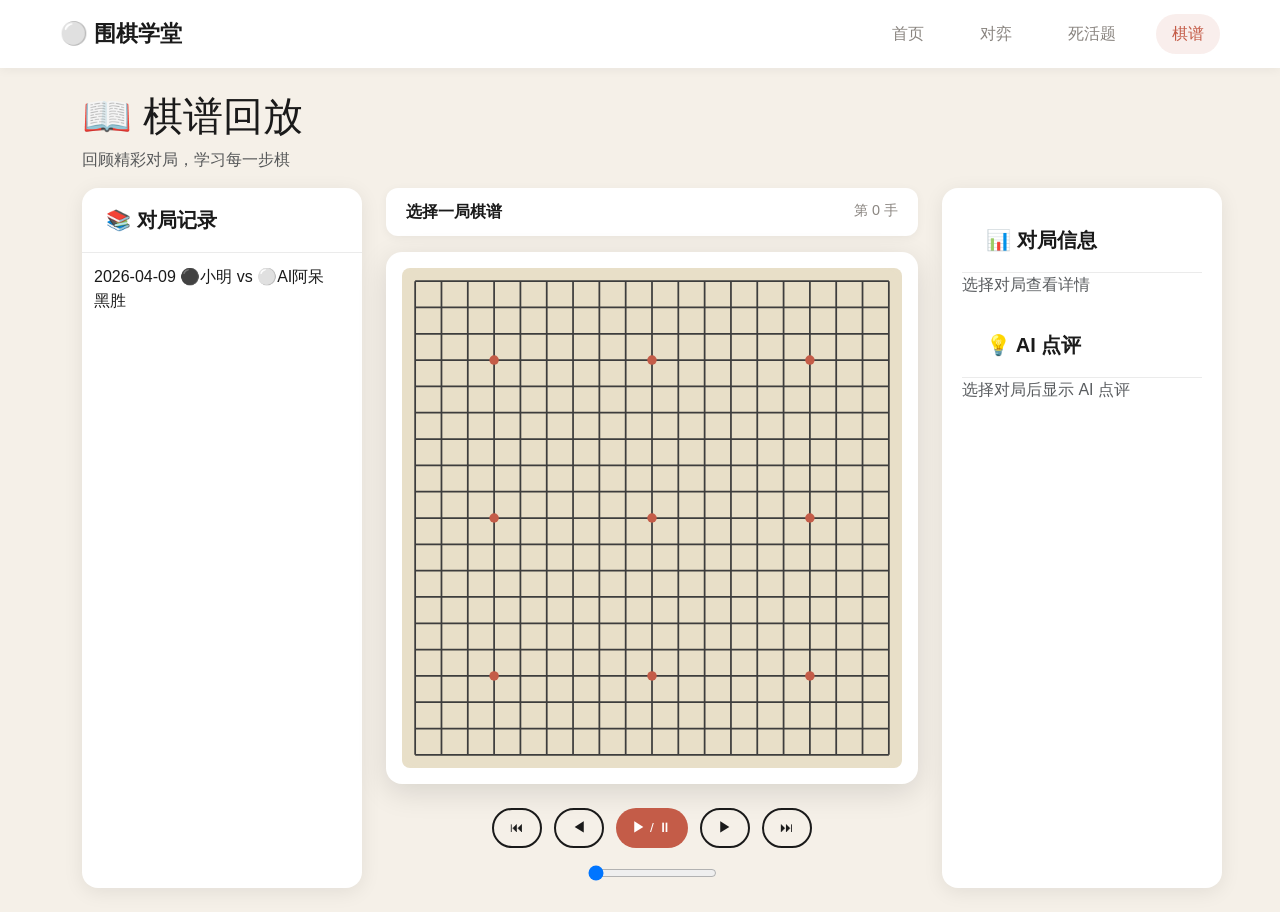
<file: templates/records.html>
<!DOCTYPE html>
<html lang="zh-CN">
<head>
    <meta charset="UTF-8">
    <meta name="viewport" content="width=device-width, initial-scale=1.0">
    <title>棋谱回放 - 围棋学堂</title>
    <link href="https://cdn.jsdelivr.net/npm/bootstrap@5.3.0/dist/css/bootstrap.min.css" rel="stylesheet">
    <link rel="stylesheet" href="/static/css/style.css">
</head>
<body>
    <!-- 导航 -->
    <nav class="navbar">
        <div class="container">
            <a class="navbar-brand" href="/">⚪ 围棋学堂</a>
            <div class="nav-links">
                <a href="/">首页</a>
                <a href="/play">对弈</a>
                <a href="/tsumego">死活题</a>
                <a href="/records" class="active">棋谱</a>
            </div>
        </div>
    </nav>

    <main class="container py-4">
        <div class="page-header">
            <h1>📖 棋谱回放</h1>
            <p class="text-muted">回顾精彩对局，学习每一步棋</p>
        </div>

        <div class="game-layout">
            <!-- 左侧：对局列表 -->
            <div class="moves-panel">
                <div class="panel-header">
                    <h5>📚 对局记录</h5>
                </div>
                <div id="gameList" class="moves-list">
                    <!-- 对局列表由 JS 渲染 -->
                </div>
            </div>

            <!-- 中间：棋盘 -->
            <div class="board-area">
                <div class="board-info">
                    <span class="current-player">
                        <span id="gameInfo">选择一局棋谱</span>
                    </span>
                    <span class="captures">
                        第 <span id="moveNumber">0</span> 手
                    </span>
                </div>
                <div class="board-container">
                    <div class="board-wrapper">
                        <div id="replay-board" class="go-board"></div>
                    </div>
                </div>
                <div class="board-controls">
                    <button class="btn btn-outline-secondary btn-sm" onclick="goToStart()">⏮</button>
                    <button class="btn btn-outline-secondary btn-sm" onclick="prevMove()">◀</button>
                    <button class="btn btn-primary btn-sm" onclick="playPause()">▶ / ⏸</button>
                    <button class="btn btn-outline-secondary btn-sm" onclick="nextMove()">▶</button>
                    <button class="btn btn-outline-secondary btn-sm" onclick="goToEnd()">⏭</button>
                </div>
                <!-- 进度条 -->
                <div class="progress-bar-wrapper">
                    <input type="range" id="progressSlider" class="progress-slider" min="0" max="0" value="0">
                </div>
            </div>

            <!-- 右侧：详情 -->
            <div class="companion-panel">
                <div class="panel-header">
                    <h5>📊 对局信息</h5>
                </div>
                <div id="gameDetails" class="game-details">
                    <p class="text-muted">选择对局查看详情</p>
                </div>
                
                <div class="panel-header mt-3">
                    <h5>💡 AI 点评</h5>
                </div>
                <div id="aiCommentary" class="ai-commentary">
                    <p class="text-muted">选择对局后显示 AI 点评</p>
                </div>
            </div>
        </div>
    </main>

    <script src="https://cdn.jsdelivr.net/npm/bootstrap@5.3.0/dist/js/bootstrap.bundle.min.js"></script>
    <script src="/static/js/go-board.js"></script>
    <script src="/static/js/records.js"></script>
</body>
</html>
</file>
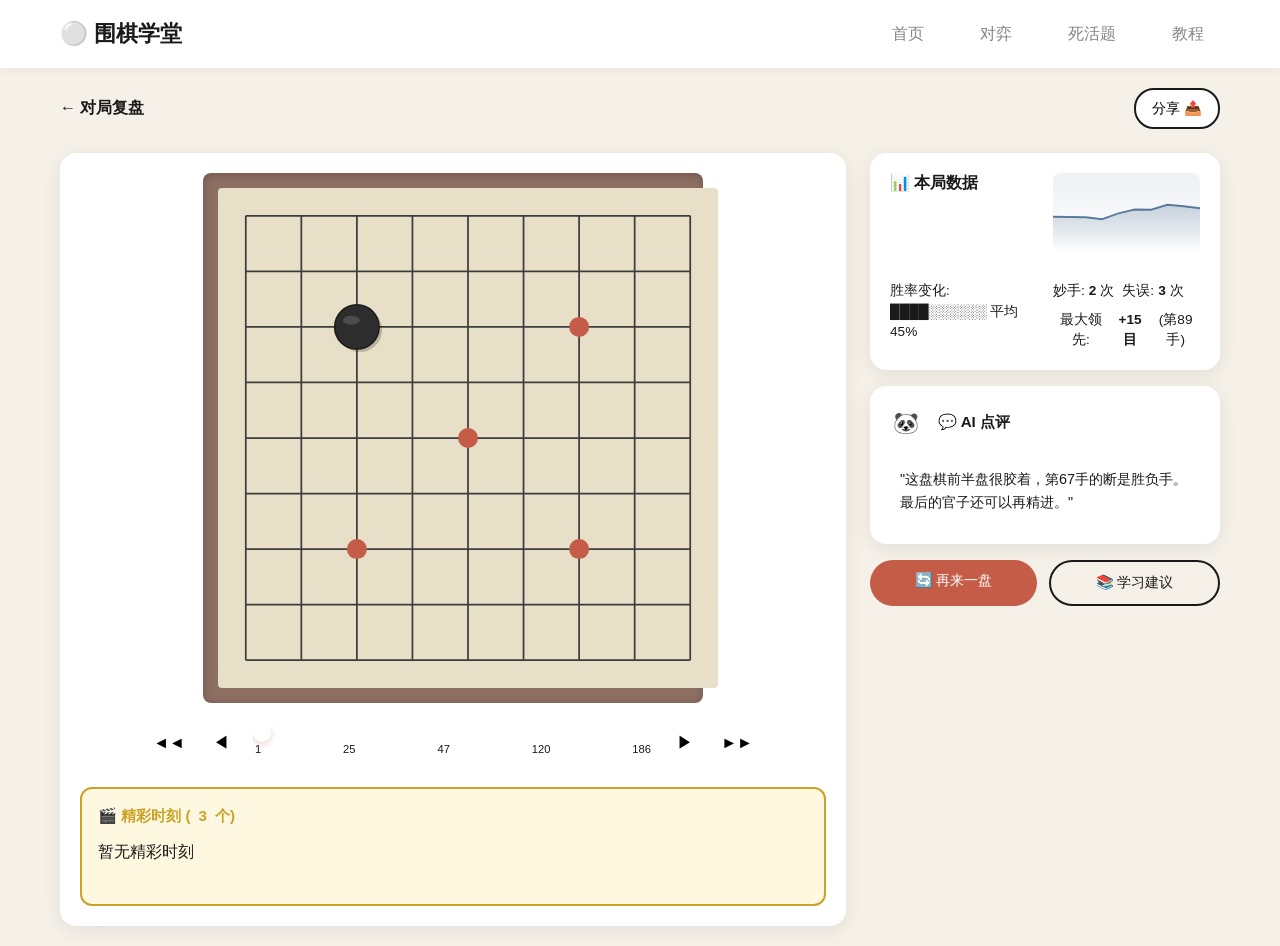
<file: templates/review.html>
<!DOCTYPE html>
<html lang="zh-CN">
<head>
    <meta charset="UTF-8">
    <meta name="viewport" content="width=device-width, initial-scale=1.0">
    <title>对局复盘 - 围棋学堂</title>
    <link href="https://cdn.jsdelivr.net/npm/bootstrap@5.3.0/dist/css/bootstrap.min.css" rel="stylesheet">
    <link rel="stylesheet" href="/static/css/style.css">
    <style>
        .review-page {
            max-width: 1200px;
            margin: 0 auto;
            padding: 20px;
        }
        
        .review-header {
            display: flex;
            justify-content: space-between;
            align-items: center;
            margin-bottom: 24px;
        }

        .back-btn {
            font-size: 1rem;
            color: var(--ink-black);
            text-decoration: none;
            font-weight: 600;
        }

        .back-btn:hover {
            color: var(--cinnabar-red);
        }

        .share-btn {
            padding: 8px 16px;
            background: white;
            border: 2px solid var(--ink-black);
            border-radius: 20px;
            font-size: 0.9rem;
            cursor: pointer;
            transition: all 0.2s;
        }

        .share-btn:hover {
            background: var(--ink-black);
            color: white;
        }
        
        .review-layout {
            display: grid;
            grid-template-columns: 1fr 350px;
            gap: 24px;
        }
        
        @media (max-width: 900px) {
            .review-layout {
                grid-template-columns: 1fr;
            }
        }
        
        /* 棋盘区域 */
        .review-board-area {
            background: white;
            border-radius: 16px;
            padding: 20px;
            box-shadow: 0 4px 20px rgba(0,0,0,0.08);
        }

        .review-board-wrapper {
            width: 100%;
            max-width: 500px;
            margin: 0 auto;
            background: #8d6e63;
            padding: 15px;
            border-radius: 8px;
            box-shadow: inset 0 2px 8px rgba(0,0,0,0.2);
        }

        .review-board-wrapper .go-board {
            background: #e8dfc8;
            border-radius: 4px;
        }
        
        .review-board-wrapper {
            width: 100%;
            max-width: 500px;
            margin: 0 auto;
        }
        
        /* 播放控制 */
        .playback-controls {
            display: flex;
            align-items: center;
            justify-content: center;
            gap: 12px;
            margin: 20px 0;
        }
        
        .playback-controls button {
            width: 40px;
            height: 40px;
            border-radius: 50%;
            border: 2px solid var(--cinnabar-red);
            background: white;
            font-size: 1rem;
            cursor: pointer;
            transition: all 0.2s;
            display: flex;
            align-items: center;
            justify-content: center;
        }
        
        .playback-controls button:hover {
            background: var(--cinnabar-red);
            color: white;
        }

        .progress-bar {
            flex: 1;
            max-width: 400px;
        }

        .progress-bar input[type="range"] {
            width: 100%;
            height: 8px;
            -webkit-appearance: none;
            background: linear-gradient(to right, var(--cinnabar-red) 0%, var(--cinnabar-red) var(--progress, 0%), #e0e0e0 var(--progress, 0%), #e0e0e0 100%);
            border-radius: 4px;
            outline: none;
        }

        .progress-bar input[type="range"]::-webkit-slider-thumb {
            -webkit-appearance: none;
            width: 18px;
            height: 18px;
            border-radius: 50%;
            background: var(--cinnabar-red);
            cursor: pointer;
            box-shadow: 0 2px 6px rgba(196,92,72,0.3);
        }

        .move-marks {
            display: flex;
            justify-content: space-between;
            padding: 0 2px;
            margin-top: 4px;
            font-size: 0.7rem;
            color: var(--mist-gray);
        }
        
        /* 精彩时刻 */
        .highlights-section {
            margin-top: 24px;
        }

        .highlights-card {
            background: #fff8e1;
            border: 2px solid #c9a227;
            border-radius: 12px;
            padding: 16px;
        }

        .highlights-title {
            font-size: 0.95rem;
            font-weight: 700;
            margin-bottom: 12px;
            display: flex;
            align-items: center;
            gap: 8px;
            color: #c9a227;
        }

        .highlight-cards {
            display: flex;
            gap: 12px;
            overflow-x: auto;
            padding-bottom: 8px;
        }

        .highlight-card {
            flex: 0 0 auto;
            width: 100px;
            border-radius: 10px;
            padding: 10px;
            cursor: pointer;
            transition: all 0.2s;
            border: 2px solid;
            text-align: center;
        }

        .highlight-card.brilliant {
            background: #e8f5e9;
            border-color: #6b8e6b;
        }

        .highlight-card.turning {
            background: #e3f2fd;
            border-color: #5a7a9c;
        }

        .highlight-card.key {
            background: #ffebee;
            border-color: #c45c48;
        }

        .highlight-card:hover {
            transform: translateY(-2px);
            box-shadow: 0 4px 12px rgba(0,0,0,0.1);
        }

        .highlight-card .move-num {
            font-size: 0.75rem;
            font-weight: 600;
            margin-bottom: 4px;
        }

        .highlight-card.brilliant .move-num { color: #6b8e6b; }
        .highlight-card.turning .move-num { color: #5a7a9c; }
        .highlight-card.key .move-num { color: #c45c48; }

        .highlight-card .move-type {
            font-size: 0.85rem;
            font-weight: 600;
        }

        .highlight-card.brilliant .move-type { color: #6b8e6b; }
        .highlight-card.turning .move-type { color: #5a7a9c; }
        .highlight-card.key .move-type { color: #c45c48; }
        
        /* 右侧面板 */
        .review-sidebar {
            display: flex;
            flex-direction: column;
            gap: 16px;
        }
        
        .stats-card {
            background: white;
            border-radius: 16px;
            padding: 20px;
            box-shadow: 0 4px 20px rgba(0,0,0,0.08);
        }
        
        .stats-card h3 {
            font-size: 1rem;
            font-weight: 700;
            margin: 0 0 12px 0;
        }

        /* 胜率图表 */
        .winrate-chart {
            height: 80px;
            background: linear-gradient(180deg, rgba(90,122,156,0.1) 0%, transparent 100%);
            border-radius: 8px;
            position: relative;
            overflow: hidden;
            margin-bottom: 12px;
        }

        .winrate-line {
            position: absolute;
            bottom: 0;
            left: 0;
            right: 0;
            height: 100%;
        }

        .winrate-svg {
            width: 100%;
            height: 100%;
        }

        .winrate-text {
            font-size: 0.85rem;
            color: var(--mist-gray);
            margin-bottom: 8px;
        }

        /* 统计数据 */
        .stats-grid {
            display: flex;
            flex-wrap: wrap;
            gap: 8px;
            font-size: 0.85rem;
        }

        .stat-item {
            display: flex;
            align-items: center;
            gap: 4px;
        }

        .stat-item .label {
            color: var(--mist-gray);
        }

        .stat-item .value {
            font-weight: 700;
            color: var(--ink-black);
        }

        .stat-item .value.green { color: var(--bamboo-green); }
        .stat-item .value.red { color: var(--cinnabar-red); }
        
        /* AI 点评 */
        .ai-review {
            background: white;
            border-radius: 16px;
            padding: 16px;
            box-shadow: 0 4px 20px rgba(0,0,0,0.08);
        }

        .ai-review-header {
            display: flex;
            align-items: center;
            gap: 12px;
            margin-bottom: 12px;
        }

        .ai-review-avatar {
            width: 40px;
            height: 40px;
            background: var(--rice-paper);
            border-radius: 50%;
            display: flex;
            align-items: center;
            justify-content: center;
            font-size: 1.3rem;
        }

        .ai-review-title {
            font-weight: 600;
            font-size: 0.95rem;
        }

        .ai-review-content {
            background: var(--rice-paper);
            border-radius: 12px;
            padding: 14px;
            line-height: 1.6;
            font-size: 0.9rem;
            color: var(--mist-gray);
        }
        
        /* 完成任务 */
        .task-complete-card {
            background: #e8f5e9;
            border: 2px solid #6b8e6b;
            border-radius: 12px;
            padding: 16px;
        }

        .task-complete-card h3 {
            margin: 0 0 4px 0;
            font-size: 0.95rem;
            font-weight: 700;
            color: #6b8e6b;
        }

        .task-complete-card .streak-info {
            font-size: 0.85rem;
            color: var(--cinnabar-red);
        }

        .task-complete-card .exp-badge {
            font-size: 1.1rem;
            font-weight: 700;
            color: #6b8e6b;
            margin: 4px 0;
        }
        
        /* 操作按钮 */
        .review-actions {
            display: flex;
            gap: 12px;
            flex-wrap: wrap;
        }
        
        .review-actions .btn {
            flex: 1;
            min-width: 120px;
        }
    </style>
</head>
<body>
    <nav class="navbar">
        <div class="container">
            <a class="navbar-brand" href="/">⚪ 围棋学堂</a>
            <div class="nav-links">
                <a href="/">首页</a>
                <a href="/play">对弈</a>
                <a href="/tsumego">死活题</a>
                <a href="/tutorial">教程</a>
            </div>
        </div>
    </nav>
    
    <main class="review-page">
        <div class="review-header">
            <a href="/" class="back-btn">← 对局复盘</a>
            <button class="share-btn" onclick="shareReview()">分享 📤</button>
        </div>
        
        <div class="review-layout">
            <!-- 左侧：棋盘回放 -->
            <div class="review-board-area">
                <div class="review-board-wrapper">
                    <div id="review-board" class="go-board" style="max-width: 500px;"></div>
                </div>
                
                <!-- 播放控制 -->
                <div class="playback-controls">
                    <button onclick="jumpToStart()" title="开头">◄◄</button>
                    <button onclick="stepBack()" title="上一步">◀</button>
                    <div class="progress-bar">
                        <input type="range" id="moveSlider" min="0" max="0" value="0" oninput="seekTo(this.value)">
                        <div class="move-marks">
                            <span>1</span>
                            <span>25</span>
                            <span>47</span>
                            <span>120</span>
                            <span>186</span>
                        </div>
                    </div>
                    <button onclick="togglePlayback()" id="playBtn" title="播放/暂停">▶</button>
                    <button onclick="jumpToEnd()" title="结尾">►►</button>
                </div>
                
                <!-- 精彩时刻 -->
                <div class="highlights-section">
                    <div class="highlights-card">
                        <div class="highlights-title">🎬 精彩时刻 (<span id="highlightCount">3</span>个)</div>
                        <div class="highlight-cards" id="highlightCards">
                            <!-- JS 渲染 -->
                        </div>
                    </div>
                </div>
            </div>
            
            <!-- 右侧：数据面板 -->
            <div class="review-sidebar">
                <!-- 对局数据 -->
                <div class="stats-card">
                    <h3>📊 本局数据</h3>
                    <div class="winrate-chart">
                        <div class="winrate-line">
                            <svg class="winrate-svg" viewBox="0 0 300 80" preserveAspectRatio="none">
                                <defs>
                                    <linearGradient id="winrateGrad" x1="0%" y1="0%" x2="0%" y2="100%">
                                        <stop offset="0%" style="stop-color:#5a7a9c;stop-opacity:0.3" />
                                        <stop offset="100%" style="stop-color:#5a7a9c;stop-opacity:0" />
                                    </linearGradient>
                                </defs>
                                <path id="winrateArea" fill="url(#winrateGrad)"></path>
                                <path id="winratePath" fill="none" stroke="#5a7a9c" stroke-width="2"></path>
                            </svg>
                        </div>
                    </div>
                    <div class="winrate-text">胜率变化: ████░░░░░░ 平均<span id="avgWinrate">45</span>%</div>
                    <div class="stats-grid">
                        <div class="stat-item">
                            <span class="label">妙手:</span>
                            <span class="value green" id="brilliantCount">2</span>
                            <span class="label">次</span>
                        </div>
                        <div class="stat-item">
                            <span class="label">失误:</span>
                            <span class="value red" id="mistakeCount">3</span>
                            <span class="label">次</span>
                        </div>
                        <div class="stat-item" style="width: 100%;">
                            <span class="label">最大领先:</span>
                            <span class="value green" id="maxLead">+15目</span>
                            <span class="label" id="maxLeadMove">(第89手)</span>
                        </div>
                    </div>
                </div>
                
                <!-- AI 点评 -->
                <div class="ai-review">
                    <div class="ai-review-header">
                        <div class="ai-review-avatar" id="reviewAiAvatar">🐼</div>
                        <div>
                            <div class="ai-review-title">💬 AI 点评</div>
                        </div>
                    </div>
                    <div class="ai-review-content" id="aiReviewContent">
                        "这盘棋前半盘很胶着，第67手的断是胜负手。最后的官子还可以再精进。"
                    </div>
                </div>
                
                <!-- 任务完成 -->
                <div class="task-complete-card" id="taskCompleteCard">
                    <h3>🎯 今日任务完成! +50经验</h3>
                    <div class="streak-info" id="streakInfo">🔥 连胜 6 天! 再坚持1天解锁新皮肤</div>
                </div>
                
                <!-- 操作按钮 -->
                <div class="review-actions">
                    <a href="/play" class="btn btn-primary">🔄 再来一盘</a>
                    <a href="/tsumego" class="btn btn-outline-secondary">📚 学习建议</a>
                </div>
            </div>
        </div>
    </main>
    
    <script src="https://cdn.jsdelivr.net/npm/bootstrap@5.3.0/dist/js/bootstrap.bundle.min.js"></script>
    <script src="/static/js/go-board.js"></script>
    <script src="/static/js/review.js"></script>
</body>
</html>
</file>
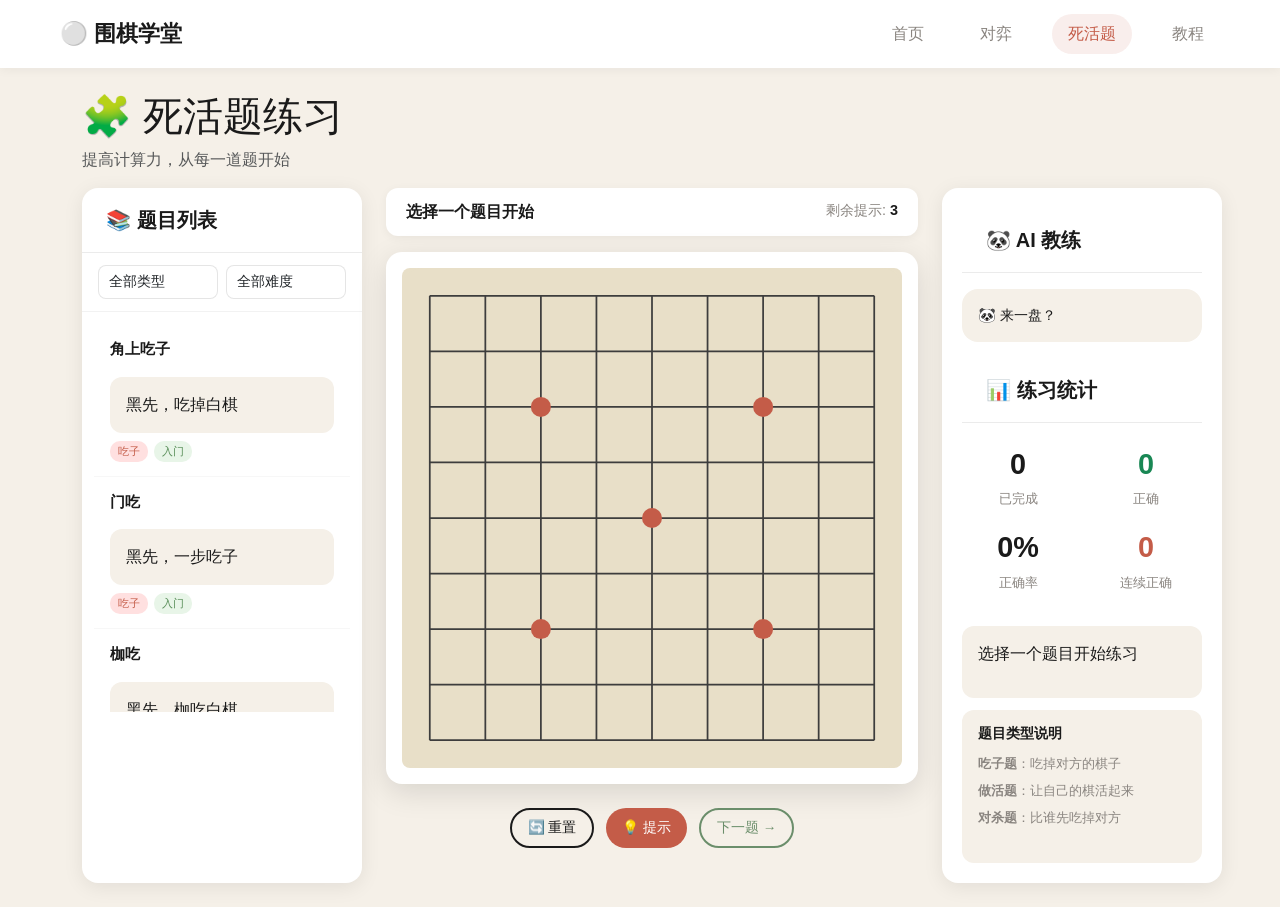
<file: templates/tsumego.html>
<!DOCTYPE html>
<html lang="zh-CN">
<head>
    <meta charset="UTF-8">
    <meta name="viewport" content="width=device-width, initial-scale=1.0">
    <title>死活题 - 围棋学堂</title>
    <link href="https://cdn.jsdelivr.net/npm/bootstrap@5.3.0/dist/css/bootstrap.min.css" rel="stylesheet">
    <link rel="stylesheet" href="/static/css/style.css">
</head>
<body>
    <!-- 导航 -->
    <nav class="navbar">
        <div class="container">
            <a class="navbar-brand" href="/">⚪ 围棋学堂</a>
            <div class="nav-links">
                <a href="/">首页</a>
                <a href="/play">对弈</a>
                <a href="/tsumego" class="active">死活题</a>
                <a href="/tutorial">教程</a>
            </div>
        </div>
    </nav>

    <main class="container py-4">
        <div class="page-header">
            <h1>🧩 死活题练习</h1>
            <p class="text-muted">提高计算力，从每一道题开始</p>
        </div>

        <div class="game-layout">
            <!-- 左侧：题目列表 -->
            <div class="moves-panel">
                <div class="panel-header">
                    <h5>📚 题目列表</h5>
                </div>
                <!-- 筛选 -->
                <div class="filter-section">
                    <select id="puzzleType" class="form-select form-select-sm">
                        <option value="all">全部类型</option>
                        <option value="kill">吃子题</option>
                        <option value="live">做活题</option>
                        <option value="capture">对杀题</option>
                    </select>
                    <select id="puzzleDifficulty" class="form-select form-select-sm">
                        <option value="all">全部难度</option>
                        <option value="easy">入门</option>
                        <option value="medium">初级</option>
                        <option value="hard">中级</option>
                    </select>
                </div>
                <div id="puzzleList" class="moves-list">
                    <!-- 题目列表由 JS 渲染 -->
                </div>
            </div>

            <!-- 中间：棋盘 -->
            <div class="board-area">
                <div class="board-info">
                    <span class="current-player">
                        <span id="puzzleTitle">选择一个题目开始</span>
                    </span>
                    <span class="captures">
                        剩余提示: <span id="hintsLeft" class="capture-count">3</span>
                    </span>
                </div>
                <div class="board-container">
                    <div class="board-wrapper">
                        <div id="tsumego-board" class="go-board"></div>
                    </div>
                </div>
                <div class="board-controls">
                    <button class="btn btn-outline-secondary btn-sm" onclick="resetPuzzle()">🔄 重置</button>
                    <button class="btn btn-primary btn-sm" onclick="showHint()">💡 提示</button>
                    <button class="btn btn-outline-success btn-sm" onclick="nextPuzzle()">下一题 →</button>
                </div>
            </div>

            <!-- 右侧：统计 + AI 反馈 -->
            <div class="companion-panel">
                <div class="panel-header">
                    <h5>🐼 AI 教练</h5>
                </div>
                <!-- AI 气泡 -->
                <div class="ai-bubble" id="ai-bubble"></div>
                
                <div class="panel-header mt-3">
                    <h5>📊 练习统计</h5>
                </div>
                <div class="stats-card">
                    <div class="stat-item">
                        <span class="stat-value" id="completedCount">0</span>
                        <span class="stat-label">已完成</span>
                    </div>
                    <div class="stat-item">
                        <span class="stat-value text-success" id="correctCount">0</span>
                        <span class="stat-label">正确</span>
                    </div>
                    <div class="stat-item">
                        <span class="stat-value" id="accuracyRate">0%</span>
                        <span class="stat-label">正确率</span>
                    </div>
                    <div class="stat-item">
                        <span class="stat-value text-cinnabar" id="streakCount">0</span>
                        <span class="stat-label">连续正确</span>
                    </div>
                </div>
                <div class="puzzle-desc" id="puzzleDesc">
                    <p>选择一个题目开始练习</p>
                </div>
                <div class="hint-section">
                    <h6>题目类型说明</h6>
                    <ul>
                        <li><strong>吃子题</strong>：吃掉对方的棋子</li>
                        <li><strong>做活题</strong>：让自己的棋活起来</li>
                        <li><strong>对杀题</strong>：比谁先吃掉对方</li>
                    </ul>
                </div>
            </div>
        </div>
    </main>

    <script src="https://cdn.jsdelivr.net/npm/bootstrap@5.3.0/dist/js/bootstrap.bundle.min.js"></script>
    <script src="/static/js/go-board.js"></script>
    <script src="/static/js/ai-companion.js"></script>
    <script src="/static/js/tsumego.js"></script>
</body>
</html>
</file>
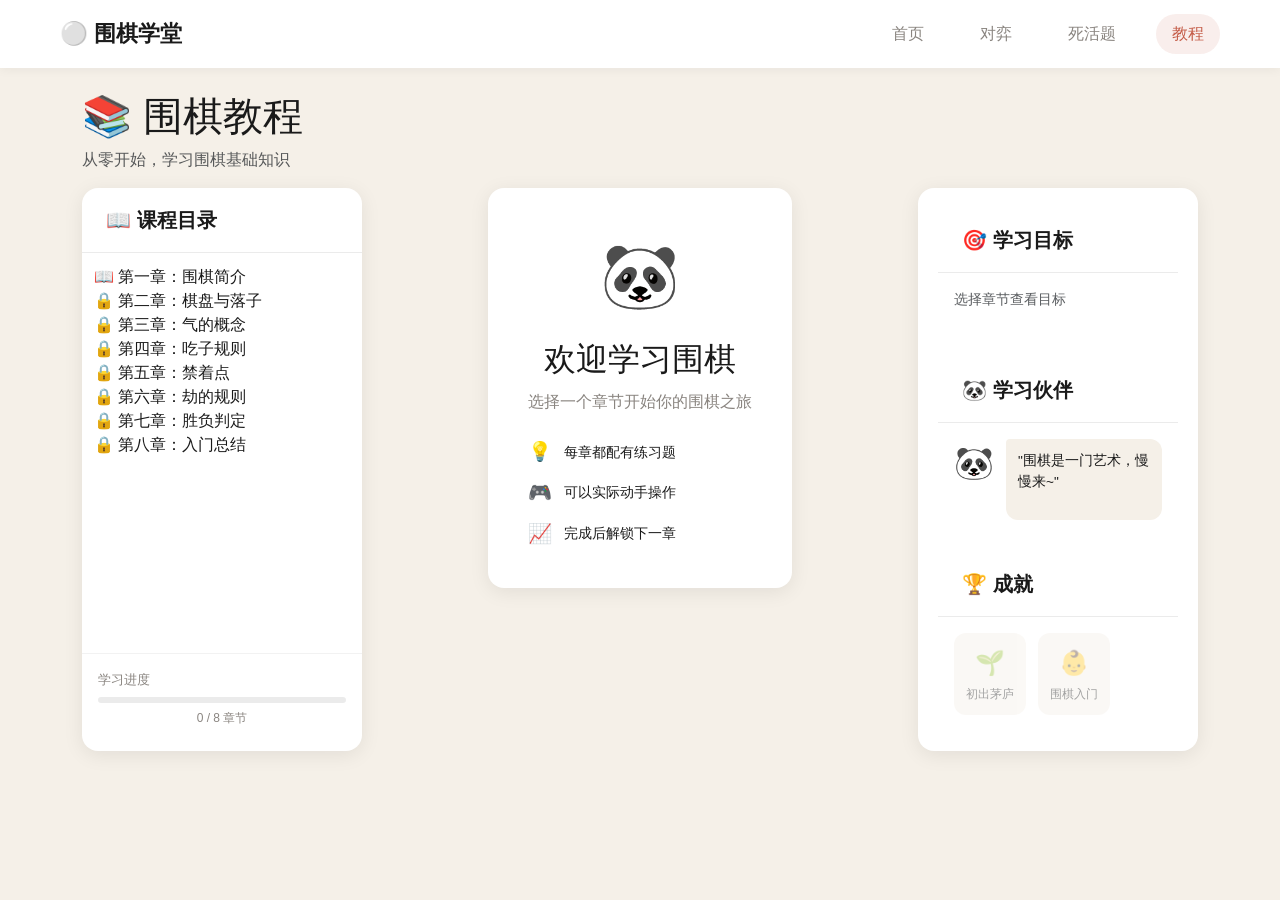
<file: templates/tutorial.html>
<!DOCTYPE html>
<html lang="zh-CN">
<head>
    <meta charset="UTF-8">
    <meta name="viewport" content="width=device-width, initial-scale=1.0">
    <title>围棋教程 - 围棋学堂</title>
    <link href="https://cdn.jsdelivr.net/npm/bootstrap@5.3.0/dist/css/bootstrap.min.css" rel="stylesheet">
    <link rel="stylesheet" href="/static/css/style.css">
</head>
<body>
    <!-- 导航 -->
    <nav class="navbar">
        <div class="container">
            <a class="navbar-brand" href="/">⚪ 围棋学堂</a>
            <div class="nav-links">
                <a href="/">首页</a>
                <a href="/play">对弈</a>
                <a href="/tsumego">死活题</a>
                <a href="/tutorial" class="active">教程</a>
            </div>
        </div>
    </nav>

    <main class="container py-4">
        <div class="page-header">
            <h1>📚 围棋教程</h1>
            <p class="text-muted">从零开始，学习围棋基础知识</p>
        </div>

        <div class="game-layout">
            <!-- 左侧：章节列表 -->
            <div class="moves-panel">
                <div class="panel-header">
                    <h5>📖 课程目录</h5>
                </div>
                <div id="chapterList" class="moves-list">
                    <!-- 章节列表由 JS 渲染 -->
                </div>
                <div class="progress-section">
                    <div class="progress-label">学习进度</div>
                    <div class="progress-track">
                        <div class="progress-fill" id="progressFill" style="width: 0%"></div>
                    </div>
                    <div class="progress-text" id="progressText">0 / 8 章节</div>
                </div>
            </div>

            <!-- 中间：教程内容 -->
            <div class="board-area tutorial-content-area">
                <div id="tutorialContent" class="tutorial-content">
                    <div class="tutorial-welcome">
                        <div class="welcome-icon">🐼</div>
                        <h2>欢迎学习围棋</h2>
                        <p>选择一个章节开始你的围棋之旅</p>
                        <div class="welcome-tips">
                            <div class="tip-item">
                                <span class="tip-icon">💡</span>
                                <span>每章都配有练习题</span>
                            </div>
                            <div class="tip-item">
                                <span class="tip-icon">🎮</span>
                                <span>可以实际动手操作</span>
                            </div>
                            <div class="tip-item">
                                <span class="tip-icon">📈</span>
                                <span>完成后解锁下一章</span>
                            </div>
                        </div>
                    </div>
                </div>
                
                <!-- 练习棋盘 (隐藏) -->
                <div id="exerciseArea" class="exercise-area" style="display: none;">
                    <div class="board-wrapper">
                        <div id="exercise-board" class="go-board"></div>
                    </div>
                    <div class="exercise-instructions" id="exerciseInstructions">
                        <p>按照指示完成练习</p>
                    </div>
                    <div class="board-controls">
                        <button class="btn btn-outline-secondary btn-sm" onclick="resetExercise()">🔄 重置</button>
                        <button class="btn btn-primary btn-sm" onclick="checkExercise()">✓ 提交答案</button>
                    </div>
                </div>
            </div>

            <!-- 右侧：学习辅助 -->
            <div class="companion-panel">
                <div class="panel-header">
                    <h5>🎯 学习目标</h5>
                </div>
                <div id="learningObjectives" class="objectives-list">
                    <p class="text-muted">选择章节查看目标</p>
                </div>
                
                <div class="panel-header mt-3">
                    <h5>🐼 学习伙伴</h5>
                </div>
                <div class="study-companion">
                    <div class="companion-mini">
                        <span class="companion-emoji">🐼</span>
                        <div class="companion-speech">
                            <p>"围棋是一门艺术，慢慢来~"</p>
                        </div>
                    </div>
                </div>
                
                <div class="panel-header mt-3">
                    <h5>🏆 成就</h5>
                </div>
                <div id="achievements" class="achievements-list">
                    <div class="achievement-item locked">
                        <span class="achievement-icon">🌱</span>
                        <span>初出茅庐</span>
                    </div>
                    <div class="achievement-item locked">
                        <span class="achievement-icon">👶</span>
                        <span>围棋入门</span>
                    </div>
                </div>
            </div>
        </div>
    </main>

    <script src="https://cdn.jsdelivr.net/npm/bootstrap@5.3.0/dist/js/bootstrap.bundle.min.js"></script>
    <script src="/static/js/go-board.js"></script>
    <script src="/static/js/tutorial.js"></script>
</body>
</html>
</file>
<file: static/css/style.css>
/* ================================================
   围棋学堂 - 简化版布局样式
   左右两栏：棋盘在左，设置在右
   ================================================ */

:root {
    --bg-paper: #f5f0e8;
    --board-wood: #e8dfc8;
    --ink-black: #1a1a1a;
    --cinnabar: #c45c48;
    --white-stone: #faf8f5;
    --black-stone: #2d2d2d;
    --panel-bg: #ffffff;
    --shadow: rgba(0,0,0,0.08);
}

* { margin: 0; padding: 0; box-sizing: border-box; }

body {
    font-family: 'Noto Sans SC', -apple-system, sans-serif;
    background: var(--bg-paper);
    color: var(--ink-black);
    min-height: 100vh;
}

/* 导航栏 */
.simple-nav {
    background: var(--panel-bg);
    padding: 12px 24px;
    box-shadow: 0 2px 8px var(--shadow);
}
.back-btn {
    color: var(--ink-black);
    text-decoration: none;
    font-weight: 500;
}

/* 主容器：左右两栏 */
.game-container {
    display: flex;
    flex-direction: row;
    gap: 24px;
    padding: 24px;
    max-width: 1200px;
    margin: 0 auto;
}

/* 左侧：棋盘区域 */
.board-section {
    flex: 1;
    display: flex;
    flex-direction: column;
    align-items: center;
    gap: 16px;
}

.board-info {
    display: flex;
    gap: 20px;
    padding: 12px 20px;
    background: var(--panel-bg);
    border-radius: 12px;
    box-shadow: 0 2px 8px var(--shadow);
}

.board-wrapper {
    background: var(--panel-bg);
    padding: 16px;
    border-radius: 16px;
    box-shadow: 0 8px 30px var(--shadow);
}

.go-board {
    width: 500px;
    height: 500px;
    background: var(--board-wood);
    border-radius: 8px;
    position: relative;
}

.board-controls {
    display: flex;
    gap: 12px;
    margin-top: 8px;
}

.btn-action {
    padding: 10px 24px;
    border-radius: 24px;
    font-weight: 500;
    border: none;
    cursor: pointer;
    font-size: 0.95rem;
}

.btn-undo { background: #e0e0e0; color: #333; }
.btn-pass { background: #e0e0e0; color: #333; }
.btn-resign { background: var(--cinnabar); color: white; }

/* 右侧：侧边栏 */
.sidebar-section {
    width: 280px;
    display: flex;
    flex-direction: column;
    gap: 16px;
}

.panel {
    background: var(--panel-bg);
    border-radius: 16px;
    box-shadow: 0 4px 20px var(--shadow);
    overflow: hidden;
}

.panel-header {
    padding: 16px 20px;
    border-bottom: 1px solid rgba(0,0,0,0.06);
    display: flex;
    align-items: center;
    gap: 10px;
}

.panel-icon { font-size: 1.5rem; }
.panel-title { font-weight: 600; }

.panel-body {
    padding: 20px;
}

.ai-status { margin-bottom: 12px; color: #666; }

.btn-new-game {
    width: 100%;
    padding: 12px;
    background: var(--cinnabar);
    color: white;
    border: none;
    border-radius: 8px;
    font-weight: 600;
    cursor: pointer;
}

.settings-panel select {
    width: 100%;
    padding: 8px;
    border: 1px solid rgba(0,0,0,0.1);
    border-radius: 8px;
    margin-top: 8px;
}


/* ================================================
   三栏布局 (死活题 & 教程页面)
   左边栏 | 中间棋盘 | 右边栏
   ================================================ */

/* 导航栏 */
.navbar {
    background: white;
    padding: 12px 0;
    box-shadow: 0 2px 10px rgba(0,0,0,0.05);
}
.navbar .container {
    display: flex;
    justify-content: space-between;
    align-items: center;
    max-width: 1200px;
    margin: 0 auto;
    padding: 0 20px;
}
.navbar-brand {
    font-size: 1.4rem;
    font-weight: 700;
    color: #1a1a1a;
    text-decoration: none;
}
.nav-links {
    display: flex;
    gap: 24px;
}
.nav-links a {
    color: #8a8580;
    text-decoration: none;
    font-weight: 500;
    padding: 8px 16px;
    border-radius: 20px;
    transition: all 0.3s;
}
.nav-links a:hover, .nav-links a.active {
    color: #c45c48;
    background: rgba(196, 92, 72, 0.1);
}

/* 三栏 Grid 布局 */
.game-layout {
    display: grid;
    grid-template-columns: 280px 1fr 280px;
    gap: 24px;
    align-items: stretch; /* 让所有列等高对齐，防止左侧菜单错位 */
}

/* 左边栏 */
.moves-panel {
    background: white;
    border-radius: 16px;
    overflow: hidden;
    box-shadow: 0 4px 20px rgba(0,0,0,0.08);
    max-height: calc(100vh - 120px);
    display: flex;
    flex-direction: column;
}
.panel-header {
    padding: 20px 24px;
    border-bottom: 1px solid rgba(0,0,0,0.08);
}
.panel-header h5, .panel-header h6 { margin: 0; font-weight: 600; }
.filter-section {
    padding: 12px 16px;
    display: flex;
    gap: 8px;
    border-bottom: 1px solid rgba(0,0,0,0.05);
}
.form-select {
    font-size: 0.85rem;
    padding: 6px 10px;
    border: 1px solid rgba(0,0,0,0.1);
    border-radius: 8px;
    background: white;
    flex: 1;
}
.moves-list {
    flex: 1;
    overflow-y: auto;
    padding: 12px;
    max-height: 400px;
}

/* 题目列表项 */
.puzzle-item {
    padding: 14px 16px;
    border-bottom: 1px solid rgba(0,0,0,0.03);
    cursor: pointer;
    transition: all 0.2s;
    display: flex;
    flex-direction: column;
    gap: 8px;
}
.puzzle-item:hover {
    background: rgba(0,0,0,0.02);
}
.puzzle-item.active {
    background: rgba(196, 92, 72, 0.08);
    border-left: 3px solid #c45c48;
}
.puzzle-info {
    display: flex;
    flex-direction: column;
    gap: 4px;
}
.puzzle-title {
    font-weight: 600;
    font-size: 0.95rem;
    color: #1a1a1a;
}
.puzzle-tags {
    display: flex;
    gap: 6px;
    flex-wrap: wrap;
}
.tag {
    font-size: 0.7rem;
    padding: 2px 8px;
    border-radius: 10px;
    font-weight: 500;
}
.tag-kill { background: #ffe0e0; color: #c45c48; }
.tag-live { background: #e0f0e0; color: #5a8f5a; }
.tag-capture { background: #fcece9; color: #c45c48; }
.tag-easy { background: #e8f5e8; color: #5a8f5a; }
.tag-medium { background: #fff3e0; color: #d4a03d; }
.tag-hard { background: #fce4ec; color: #c45c48; }

/* 教程页 */
.tutorial-content-area { width: 100%; }
.tutorial-content {
    background: white;
    border-radius: 16px;
    padding: 40px;
    box-shadow: 0 4px 20px rgba(0,0,0,0.08);
    max-width: 600px;
}
.tutorial-welcome { text-align: center; }
.welcome-icon { font-size: 4rem; margin-bottom: 16px; }
.tutorial-welcome h2 { margin-bottom: 12px; color: #1a1a1a; }
.tutorial-welcome p { color: #8a8580; margin-bottom: 24px; }
.welcome-tips { display: flex; flex-direction: column; gap: 12px; text-align: left; max-width: 300px; margin: 0 auto; }
.tip-item { display: flex; gap: 12px; align-items: center; font-size: 0.9rem; }
.tip-icon { font-size: 1.2rem; }
.objectives-list { padding: 16px; font-size: 0.9rem; color: #666; }
.study-companion { padding: 16px; }
.companion-mini { display: flex; gap: 12px; align-items: flex-start; }
.companion-emoji { font-size: 2rem; }
.companion-speech { background: #f5f0e8; padding: 12px; border-radius: 12px; border-top-left-radius: 4px; font-size: 0.85rem; line-height: 1.5; }
.achievements-list { padding: 16px; display: flex; gap: 12px; flex-wrap: wrap; }
.achievement-item {
    display: flex;
    flex-direction: column;
    align-items: center;
    gap: 4px;
    padding: 12px;
    background: #f5f0e8;
    border-radius: 12px;
    font-size: 0.75rem;
    min-width: 70px;
}
.achievement-item.locked { opacity: 0.4; }
.achievement-icon { font-size: 1.5rem; }
.exercise-area { display: flex; flex-direction: column; align-items: center; gap: 16px; width: 100%; }
.exercise-instructions { text-align: center; font-size: 1rem; }
.progress-section {
    padding: 16px;
    border-top: 1px solid rgba(0,0,0,0.05);
}
.progress-label { font-size: 0.8rem; color: #8a8580; margin-bottom: 8px; }
.progress-track {
    height: 6px;
    background: rgba(0,0,0,0.08);
    border-radius: 3px;
    overflow: hidden;
}
.progress-fill {
    height: 100%;
    background: #c45c48;
    border-radius: 3px;
    transition: width 0.3s;
}
.progress-text { font-size: 0.75rem; color: #8a8580; margin-top: 6px; text-align: center; }

/* 中间棋盘区 */
.board-area {
    display: flex;
    flex-direction: column;
    align-items: center;
    gap: 16px;
}
.board-info {
    display: flex;
    justify-content: space-between;
    width: 100%;
    max-width: 600px;
    padding: 12px 20px;
    background: white;
    border-radius: 12px;
    box-shadow: 0 2px 10px rgba(0,0,0,0.05);
}
.current-player { font-weight: 600; }
.captures { color: #8a8580; font-size: 0.9rem; }
.capture-count { font-weight: 700; color: #1a1a1a; }
.board-container {
    display: flex;
    justify-content: center;
    align-items: center;
    width: 100%;
}
.board-wrapper {
    background: white;
    padding: 16px;
    border-radius: 16px;
    box-shadow: 0 8px 30px rgba(0,0,0,0.12);
    max-width: 600px;
}
.go-board {
    width: 500px;
    height: 500px;
    background: #e8dfc8;
    border-radius: 8px;
    position: relative;
}
.board-controls {
    display: flex;
    gap: 12px;
    margin-top: 8px;
    flex-wrap: wrap;
    justify-content: center;
}
.btn { padding: 10px 20px; border-radius: 24px; font-weight: 500; font-size: 0.9rem; cursor: pointer; border: none; transition: all 0.3s; }
.btn-sm { padding: 8px 16px; font-size: 0.85rem; }
.btn-primary { background: #c45c48; color: white; }
.btn-primary:hover { transform: translateY(-2px); box-shadow: 0 6px 20px rgba(196,92,72,0.3); }
.btn-outline-secondary { border: 2px solid #1a1a1a; color: #1a1a1a; background: transparent; }
.btn-outline-success { border: 2px solid #6b8e6b; color: #6b8e6b; background: transparent; }
.btn-outline-success:hover { background: #6b8e6b; color: white; }

/* 右边栏 */
.companion-panel {
    background: white;
    border-radius: 16px;
    padding: 20px;
    box-shadow: 0 4px 20px rgba(0,0,0,0.08);
}
.ai-bubble {
    background: #f5f0e8;
    border-radius: 16px;
    padding: 16px;
    margin: 16px 0;
    font-size: 0.9rem;
    line-height: 1.5;
}
.stats-card {
    display: grid;
    grid-template-columns: 1fr 1fr;
    gap: 16px;
    padding: 20px 0;
}
.stat-item { text-align: center; }
.stat-value { display: block; font-size: 1.8rem; font-weight: 700; color: #1a1a1a; }
.stat-label { font-size: 0.8rem; color: #8a8580; }
.text-success { color: #6b8e6b; }
.text-cinnabar { color: #c45c48; }
.puzzle-desc, .hint-section {
    padding: 16px;
    background: #f5f0e8;
    border-radius: 12px;
    margin-top: 12px;
}
.hint-section h6 { font-size: 0.85rem; font-weight: 600; margin-bottom: 8px; }
.hint-section ul { list-style: none; font-size: 0.8rem; color: #8a8580; padding: 0; }
.hint-section li { padding: 4px 0; }

/* 教程页 */
.tutorial-content-area { width: 100%; }
.tutorial-content {
    background: white;
    border-radius: 16px;
    padding: 40px;
    box-shadow: 0 4px 20px rgba(0,0,0,0.08);
    max-width: 600px;
}
.tutorial-welcome { text-align: center; }
.welcome-icon { font-size: 4rem; margin-bottom: 16px; }
.tutorial-welcome h2 { margin-bottom: 12px; color: #1a1a1a; }
.tutorial-welcome p { color: #8a8580; margin-bottom: 24px; }
.welcome-tips { display: flex; flex-direction: column; gap: 12px; text-align: left; max-width: 300px; margin: 0 auto; }
.tip-item { display: flex; gap: 12px; align-items: center; font-size: 0.9rem; }
.tip-icon { font-size: 1.2rem; }
.objectives-list { padding: 16px; font-size: 0.9rem; color: #666; }
.study-companion { padding: 16px; }
.companion-mini { display: flex; gap: 12px; align-items: flex-start; }
.companion-emoji { font-size: 2rem; }
.companion-speech { background: #f5f0e8; padding: 12px; border-radius: 12px; border-top-left-radius: 4px; font-size: 0.85rem; line-height: 1.5; }
.achievements-list { padding: 16px; display: flex; gap: 12px; flex-wrap: wrap; }
.achievement-item {
    display: flex;
    flex-direction: column;
    align-items: center;
    gap: 4px;
    padding: 12px;
    background: #f5f0e8;
    border-radius: 12px;
    font-size: 0.75rem;
    min-width: 70px;
}
.achievement-item.locked { opacity: 0.4; }
.achievement-icon { font-size: 1.5rem; }
.exercise-area { display: flex; flex-direction: column; align-items: center; gap: 16px; width: 100%; }
.exercise-instructions { text-align: center; font-size: 1rem; }

/* 响应式 */
@media (max-width: 1024px) {
    .game-layout { grid-template-columns: 1fr; }
    .moves-panel, .companion-panel { display: none; }
    .board-area { order: 1; }
}
@media (max-width: 768px) {
    .nav-links { gap: 12px; }
    .nav-links a { padding: 6px 12px; font-size: 0.9rem; }
    .go-board { width: 100%; height: auto; padding-bottom: 100%; }
    .board-controls { position: fixed; bottom: 0; left: 0; right: 0; background: white; padding: 12px; box-shadow: 0 -2px 10px rgba(0,0,0,0.1); z-index: 100; margin: 0; }
}
</file>
